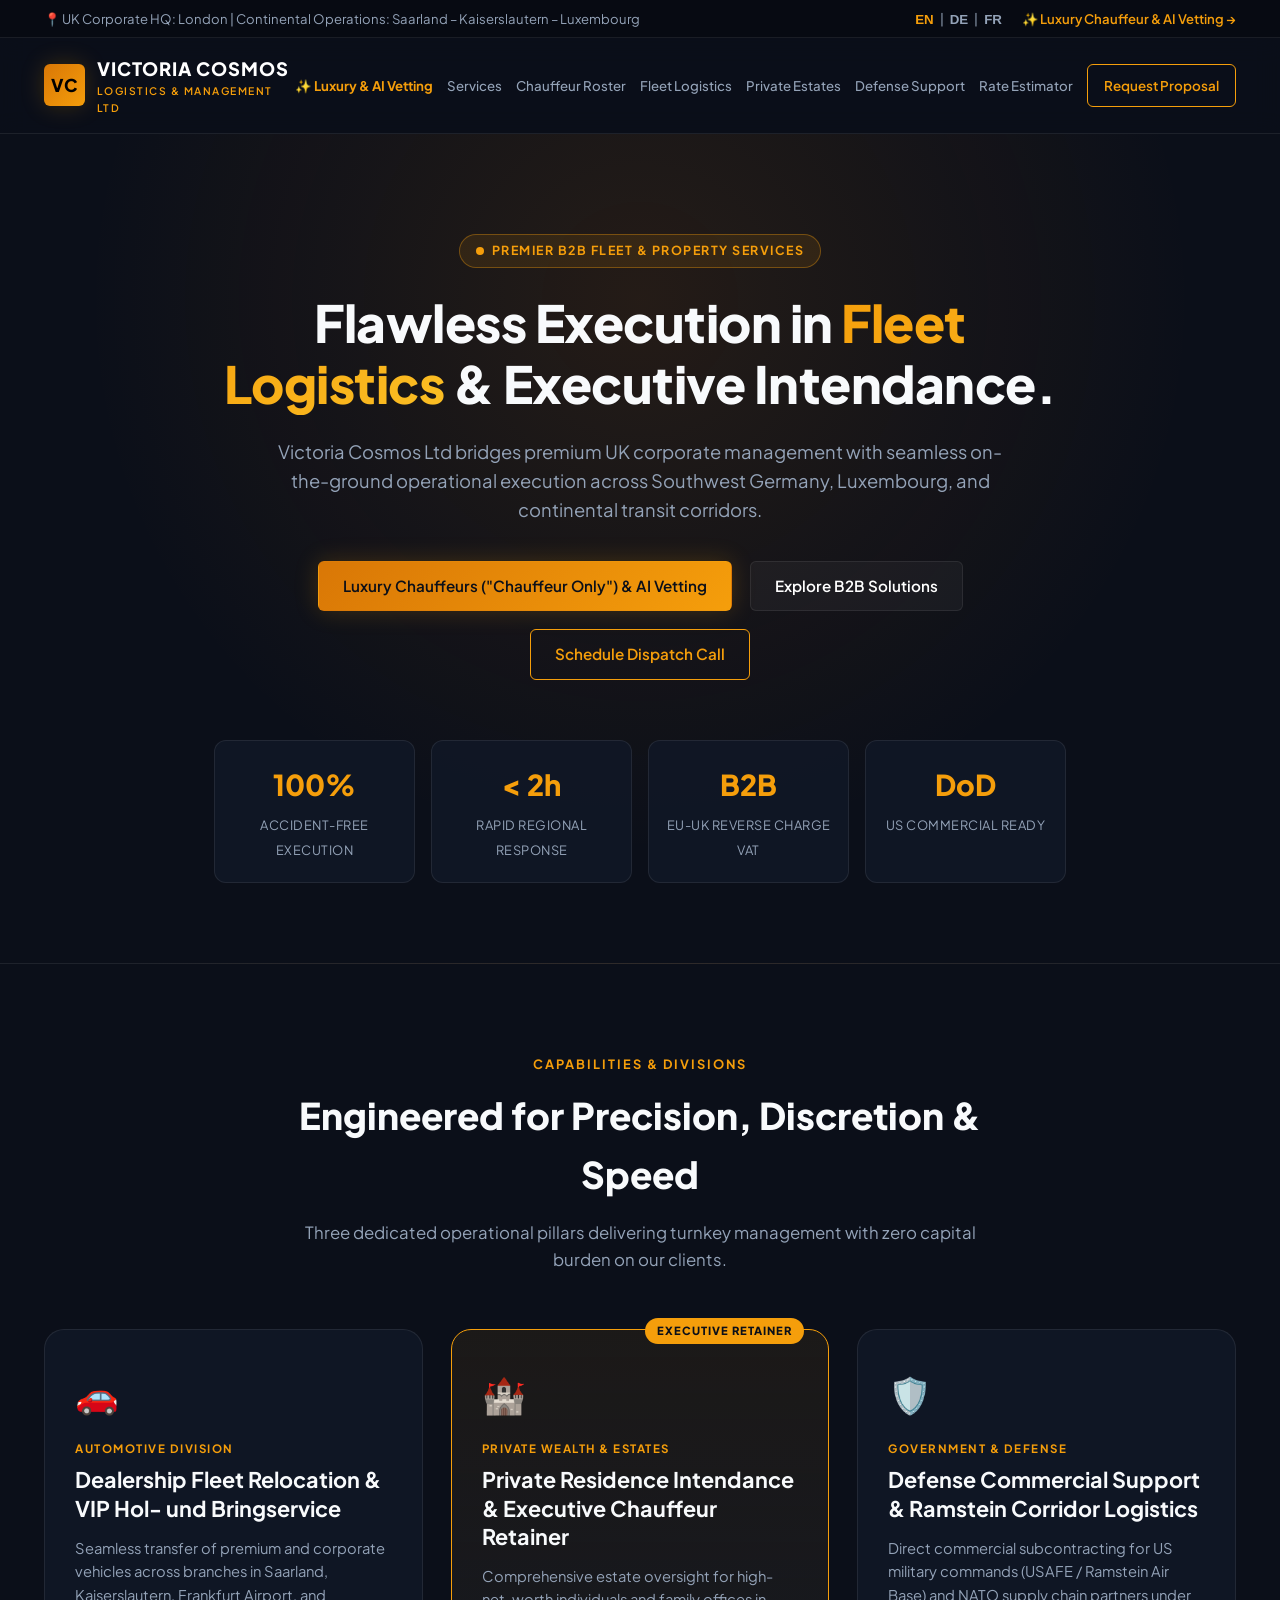
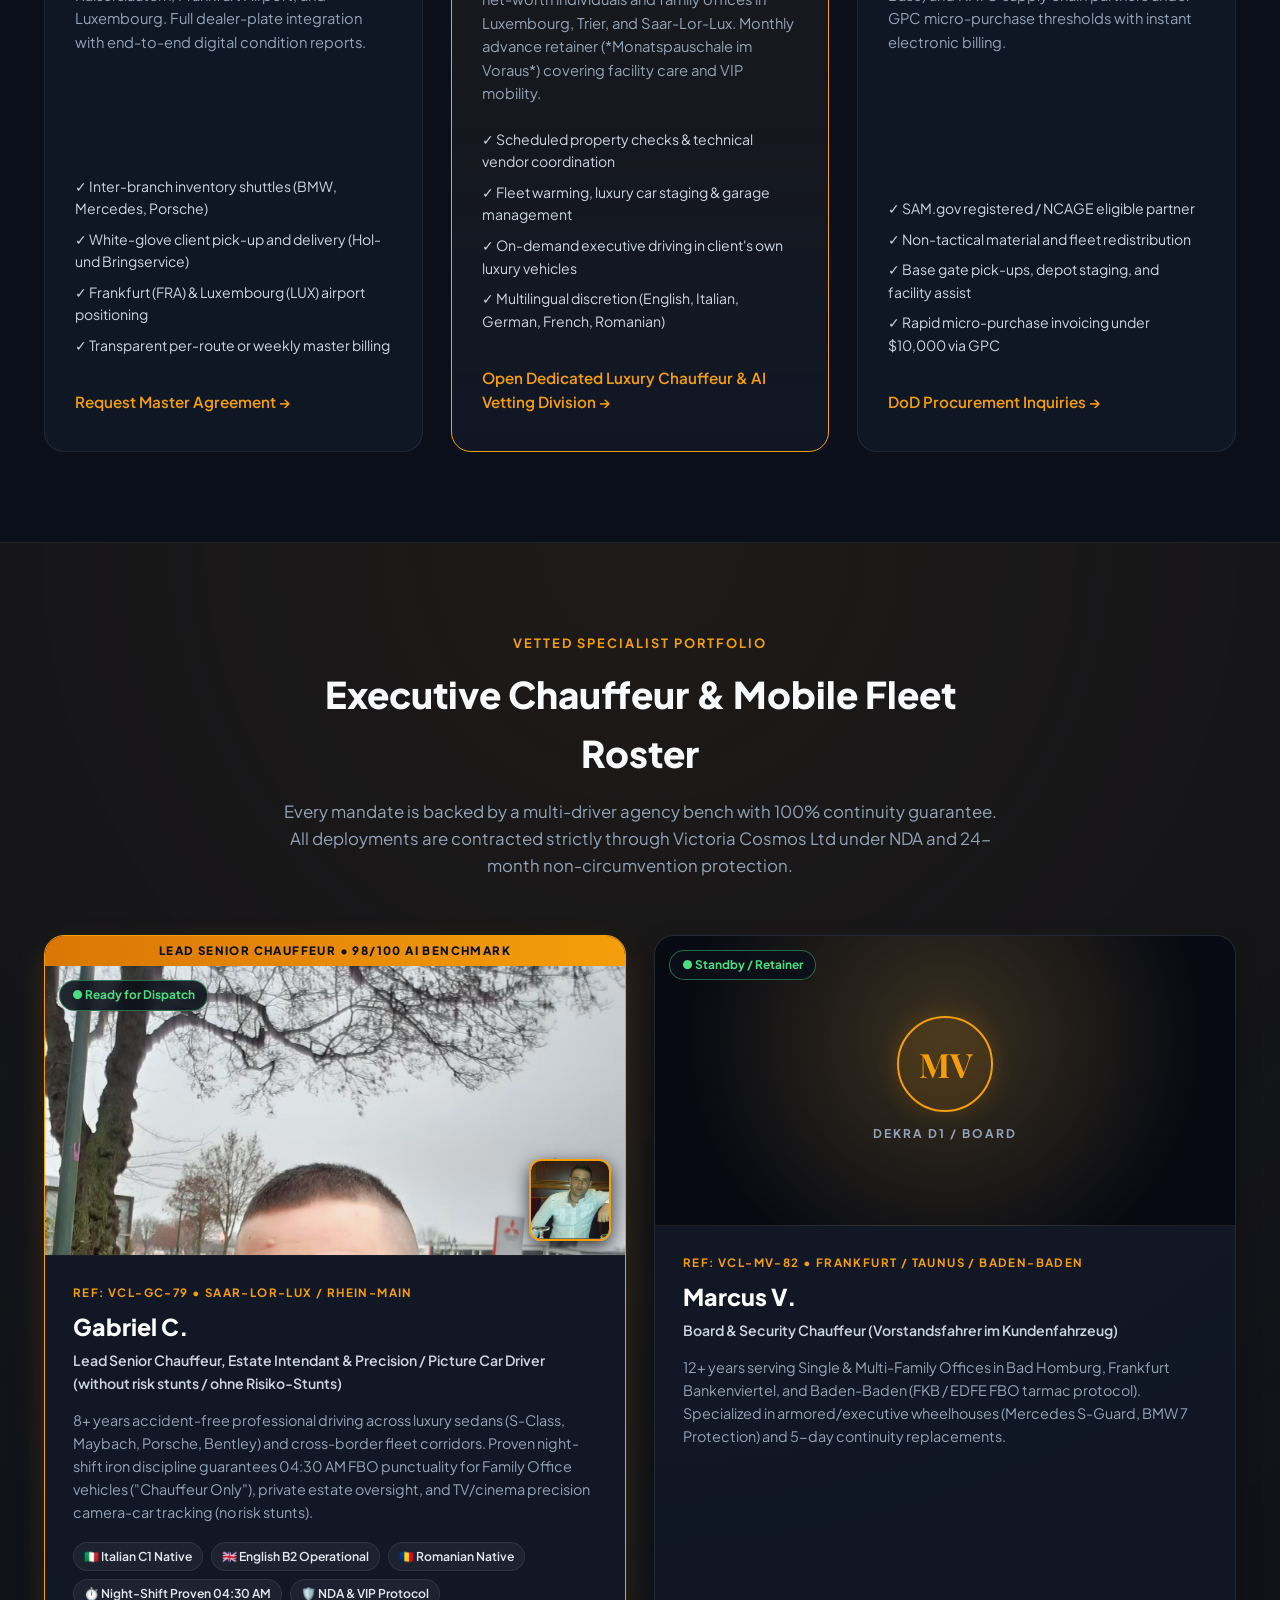
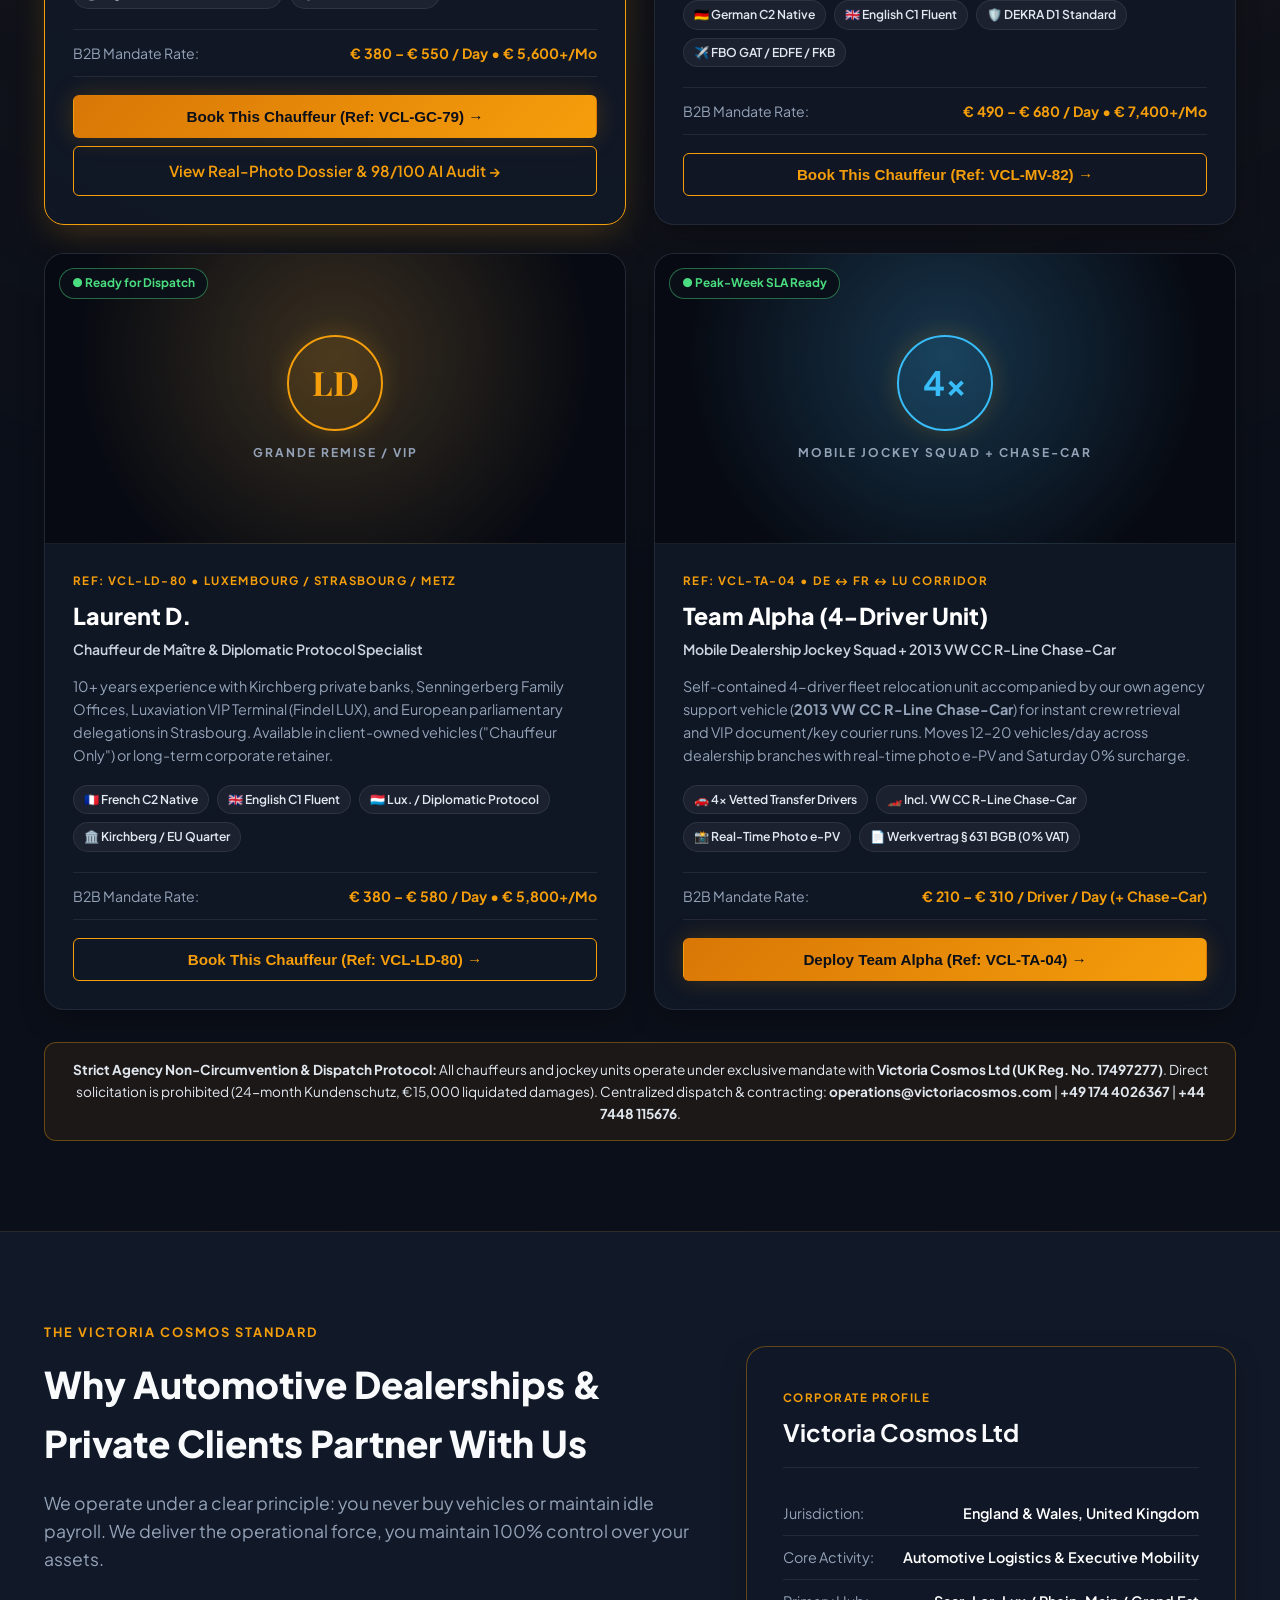
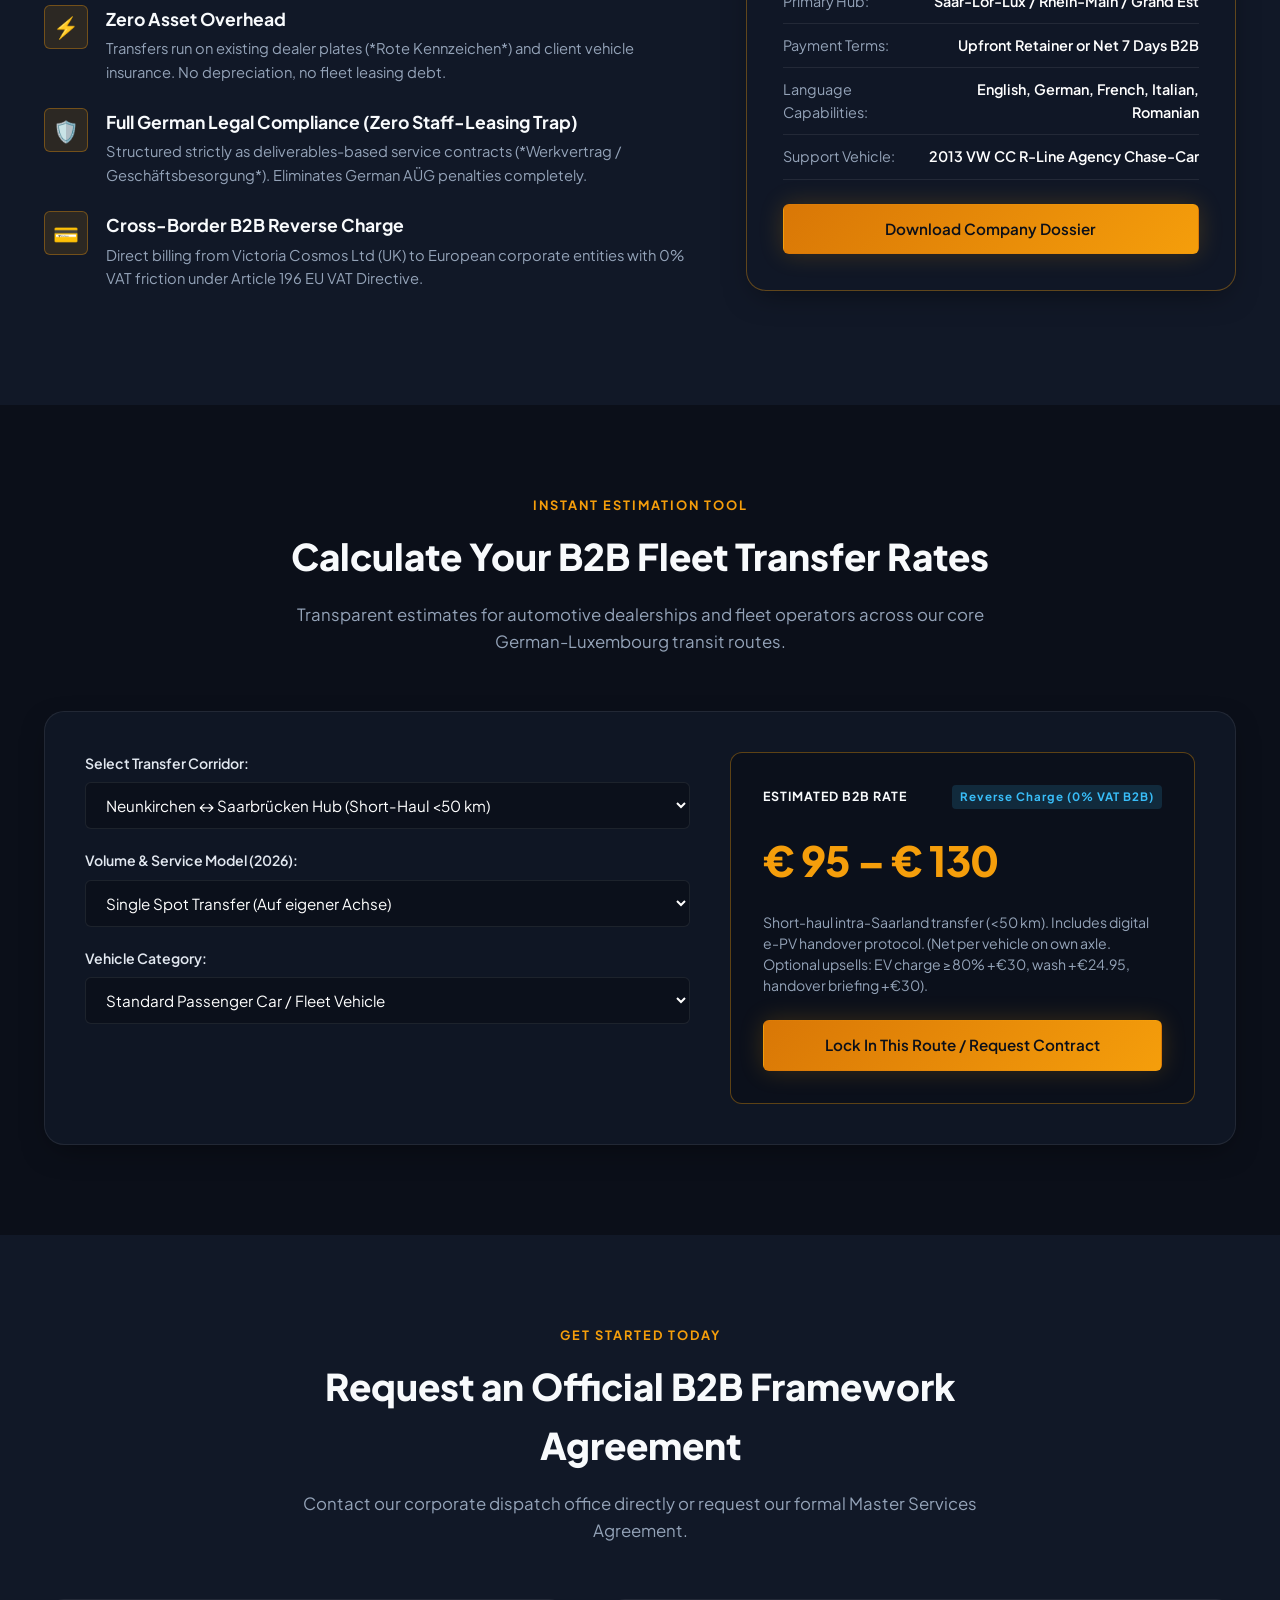
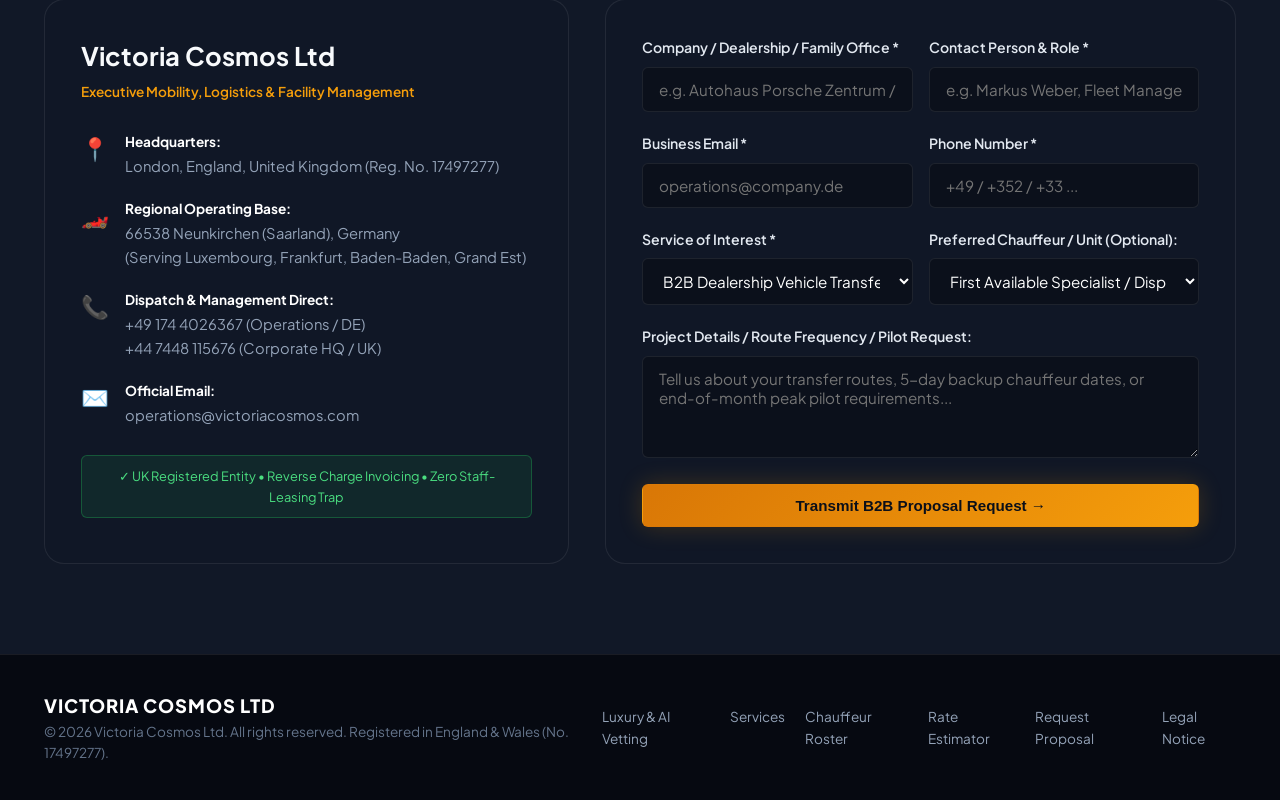
<file: index.html>
<!DOCTYPE html>
<html lang="en">
<head>
  <meta charset="UTF-8">
  <meta name="viewport" content="width=device-width, initial-scale=1.0">
  <link rel="icon" type="image/svg+xml" href="data:image/svg+xml,<svg xmlns='http://www.w3.org/2000/svg' viewBox='0 0 64 64'><rect width='64' height='64' rx='12' fill='%230b0f19'/><text x='50%25' y='54%25' dominant-baseline='middle' text-anchor='middle' font-family='Georgia,serif' font-weight='bold' font-size='32' fill='%23f59e0b'>VC</text></svg>">
  <title>Victoria Cosmos Ltd | Executive Chauffeurs, B2B Fleet Logistics &amp; Family Office Intendance (LU · DE · FR)</title>
  <meta name="description" content="Victoria Cosmos Ltd (UK Reg. No. 17497277) — Premier B2B Executive Chauffeur ('Chauffeur Only' in Client Vehicle), Dealership Fleet Relocation (Werkvertrag § 631 BGB, 0% VAT Reverse Charge), and Family Office Estate Intendance across Luxembourg, Frankfurt/Taunus, Baden-Baden, Saarland, and Grand Est (Strasbourg/Metz).">
  <meta name="keywords" content="Vorstandsfahrer auf Zeit Frankfurt, Chauffeur eigenes Fahrzeug mieten, location chauffeur de maître sans véhicule Luxembourg, Fahrzeugüberführung B2B Rahmenvertrag, prestataire jockeyage concession Grand Est, executive chauffeur in client vehicle Luxembourg, B2B fleet relocation contractor Germany Luxembourg, Family Office Chauffeur Bad Homburg, Victoria Cosmos Ltd">
  <meta name="robots" content="index, follow">
  <meta property="og:title" content="Victoria Cosmos Ltd | Executive Chauffeur Roster &amp; B2B Fleet Logistics (LU · DE · FR)">
  <meta property="og:description" content="Multi-driver executive chauffeur agency &amp; B2B fleet transfer contractor serving Luxembourg, Southwest Germany (Frankfurt, Baden-Baden, Mannheim, Saarland), and Grand Est (Strasbourg, Metz). Zero staff-leasing risk, 0% VAT Reverse Charge.">
  <meta property="og:type" content="website">
  <meta property="og:locale" content="en_GB">
  <meta property="og:locale:alternate" content="de_DE">
  <meta property="og:locale:alternate" content="fr_LU">
  <script type="application/ld+json">
  {
    "@context": "https://schema.org",
    "@type": "ProfessionalService",
    "name": "Victoria Cosmos Ltd",
    "legalName": "Victoria Cosmos Ltd",
    "taxID": "UK Company Reg. No. 17497277",
    "description": "Premier B2B provider of Executive Chauffeurs in client-owned vehicles (Vorstandsfahrer / Chauffeur de Maître), Dealership & Fleet Relocation on own axle (Werkvertrag § 631 BGB / Contrat d'entreprise), Private Estate Intendance, and Precision / Picture Car Drivers across Luxembourg, Southwest Germany, and Grand Est (France).",
    "telephone": "+49-174-4026367",
    "email": "operations@victoriacosmos.com",
    "address": [
      {
        "@type": "PostalAddress",
        "addressLocality": "London",
        "addressCountry": "GB"
      },
      {
        "@type": "PostalAddress",
        "postalCode": "66538",
        "addressLocality": "Neunkirchen",
        "addressRegion": "Saarland",
        "addressCountry": "DE"
      }
    ],
    "areaServed": [
      { "@type": "Country", "name": "Luxembourg" },
      { "@type": "AdministrativeArea", "name": "Saarland, Germany" },
      { "@type": "AdministrativeArea", "name": "Hesse (Frankfurt am Main / Bad Homburg), Germany" },
      { "@type": "AdministrativeArea", "name": "Baden-Württemberg (Mannheim / Baden-Baden), Germany" },
      { "@type": "AdministrativeArea", "name": "Rhineland-Palatinate (Kaiserslautern / Ramstein / Mainz / Trier), Germany" },
      { "@type": "AdministrativeArea", "name": "Grand Est (Strasbourg / Metz / Nancy), France" }
    ],
    "knowsLanguage": ["en", "de", "fr", "it", "ro"],
    "priceRange": "€€€"
  }
  </script>
  <link rel="preconnect" href="https://fonts.googleapis.com">
  <link rel="preconnect" href="https://fonts.gstatic.com" crossorigin>
  <link href="https://fonts.googleapis.com/css2?family=Plus+Jakarta+Sans:wght@300;400;500;600;700;800&family=Playfair+Display:ital,wght@0,600;0,700;1,600&display=swap" rel="stylesheet">
  <link rel="stylesheet" href="styles.css">
</head>
<body>

  <!-- TOP ANNOUNCEMENT BAR -->
  <div class="top-bar">
    <div class="container top-bar-content">
      <div class="top-info">
        <span data-i18n="top_info">📍 UK Corporate HQ: London | Continental Operations: Saarland – Kaiserslautern – Luxembourg</span>
      </div>
      <div class="top-actions">
        <span class="lang-switch">
          <button type="button" class="lang-btn active" data-lang="en">EN</button> | 
          <button type="button" class="lang-btn" data-lang="de">DE</button> | 
          <button type="button" class="lang-btn" data-lang="fr">FR</button>
        </span>
        <a href="luxury.html" class="top-link" data-i18n="top_lux_portal">✨ Luxury Chauffeur &amp; AI Vetting &rarr;</a>
      </div>
    </div>
  </div>

  <!-- NAVIGATION HEADER -->
  <header class="header" id="header">
    <div class="container nav-container">
      <a href="#" class="brand-logo">
        <span class="logo-mark">VC</span>
        <div class="logo-text">
          <span class="logo-title">VICTORIA COSMOS</span>
          <span class="logo-subtitle">LOGISTICS & MANAGEMENT LTD</span>
        </div>
      </a>

      <nav class="nav-menu" id="navMenu">
        <a href="luxury.html" class="nav-link nav-link-gold" data-i18n="nav_luxury">✨ Luxury &amp; AI Vetting</a>
        <a href="#services" class="nav-link" data-i18n="nav_services">Services</a>
        <a href="#roster" class="nav-link" data-i18n="nav_roster">Chauffeur Roster</a>
        <a href="#automotive" class="nav-link" data-i18n="nav_auto">Fleet Logistics</a>
        <a href="#estates" class="nav-link" data-i18n="nav_estates">Private Estates</a>
        <a href="#defense" class="nav-link" data-i18n="nav_defense">Defense Support</a>
        <a href="#calculator" class="nav-link" data-i18n="nav_calc">Rate Estimator</a>
        <a href="#contact" class="btn btn-outline-gold" data-i18n="nav_contact">Request Proposal</a>
      </nav>

      <button class="mobile-toggle" id="mobileToggle" aria-label="Toggle Navigation">
        <span></span><span></span><span></span>
      </button>
    </div>
  </header>

  <!-- HERO SECTION -->
  <section class="hero">
    <div class="hero-overlay"></div>
    <div class="container hero-content">
      <div class="hero-badge">
        <span class="badge-dot"></span>
        <span data-i18n="hero_badge">PREMIER B2B FLEET & PROPERTY SERVICES</span>
      </div>
      <h1 class="hero-title" data-i18n="hero_title">
        Flawless Execution in <span class="highlight-gold">Fleet Logistics</span> & Executive Intendance.
      </h1>
      <p class="hero-desc" data-i18n="hero_desc">
        Victoria Cosmos Ltd bridges premium UK corporate management with seamless on-the-ground operational execution across Southwest Germany, Luxembourg, and continental transit corridors.
      </p>

      <div class="hero-cta-group">
        <a href="luxury.html" class="btn btn-gold" data-i18n="hero_cta_lux">Luxury Chauffeurs ("Chauffeur Only") &amp; AI Vetting</a>
        <a href="#calculator" class="btn btn-glass" data-i18n="hero_cta1">Explore B2B Solutions</a>
        <a href="#contact" class="btn btn-outline-gold" data-i18n="hero_cta2">Schedule Dispatch Call</a>
      </div>

      <div class="hero-stats">
        <div class="stat-card">
          <span class="stat-val">100%</span>
          <span class="stat-lbl" data-i18n="stat_zero">Accident-Free Execution</span>
        </div>
        <div class="stat-card">
          <span class="stat-val">&lt; 2h</span>
          <span class="stat-lbl" data-i18n="stat_response">Rapid Regional Response</span>
        </div>
        <div class="stat-card">
          <span class="stat-val">B2B</span>
          <span class="stat-lbl" data-i18n="stat_reverse">EU-UK Reverse Charge VAT</span>
        </div>
        <div class="stat-card">
          <span class="stat-val">DoD</span>
          <span class="stat-lbl" data-i18n="stat_dod">US Commercial Ready</span>
        </div>
      </div>
    </div>
  </section>

  <!-- CORE SERVICES PILLARS -->
  <section class="section" id="services">
    <div class="container">
      <div class="section-header">
        <span class="section-tag" data-i18n="pillars_tag">CAPABILITIES & DIVISIONS</span>
        <h2 class="section-title" data-i18n="pillars_title">Engineered for Precision, Discretion & Speed</h2>
        <p class="section-subtitle" data-i18n="pillars_subtitle">Three dedicated operational pillars delivering turnkey management with zero capital burden on our clients.</p>
      </div>

      <div class="services-grid">
        <!-- Pillar 1: Fleet Transfers -->
        <div class="service-card" id="automotive">
          <div class="card-icon">🚗</div>
          <span class="service-cat" data-i18n="p1_cat">AUTOMOTIVE DIVISION</span>
          <h3 class="service-title" data-i18n="p1_title">Dealership Fleet Relocation & VIP Hol- und Bringservice</h3>
          <p class="service-text" data-i18n="p1_desc">
            Seamless transfer of premium and corporate vehicles across branches in Saarland, Kaiserslautern, Frankfurt Airport, and Luxembourg. Full dealer-plate integration with end-to-end digital condition reports.
          </p>
          <ul class="service-features">
            <li data-i18n="p1_f1">✓ Inter-branch inventory shuttles (BMW, Mercedes, Porsche)</li>
            <li data-i18n="p1_f2">✓ White-glove client pick-up and delivery (Hol- und Bringservice)</li>
            <li data-i18n="p1_f3">✓ Frankfurt (FRA) &amp; Luxembourg (LUX) airport positioning</li>
            <li data-i18n="p1_f4">✓ Transparent per-route or weekly master billing</li>
          </ul>
          <a href="#contact" class="card-link" data-i18n="card_cta">Request Master Agreement &rarr;</a>
        </div>

        <!-- Pillar 2: Private Estates -->
        <div class="service-card featured" id="estates">
          <div class="card-badge" data-i18n="badge_exclusive">EXECUTIVE RETAINER</div>
          <div class="card-icon">🏰</div>
          <span class="service-cat" data-i18n="p2_cat">PRIVATE WEALTH & ESTATES</span>
          <h3 class="service-title" data-i18n="p2_title">Private Residence Intendance & Executive Chauffeur Retainer</h3>
          <p class="service-text" data-i18n="p2_desc">
            Comprehensive estate oversight for high-net-worth individuals and family offices in Luxembourg, Trier, and Saar-Lor-Lux. Monthly advance retainer (*Monatspauschale im Voraus*) covering facility care and VIP mobility.
          </p>
          <ul class="service-features">
            <li data-i18n="p2_f1">✓ Scheduled property checks &amp; technical vendor coordination</li>
            <li data-i18n="p2_f2">✓ Fleet warming, luxury car staging &amp; garage management</li>
            <li data-i18n="p2_f3">✓ On-demand executive driving in client's own luxury vehicles</li>
            <li data-i18n="p2_f4">✓ Multilingual discretion (English, Italian, German, French, Romanian)</li>
          </ul>
          <a href="luxury.html" class="card-link" data-i18n="card_cta_est">Open Dedicated Luxury Chauffeur &amp; AI Vetting Division &rarr;</a>
        </div>

        <!-- Pillar 3: Defense & Commercial -->
        <div class="service-card" id="defense">
          <div class="card-icon">🛡️</div>
          <span class="service-cat" data-i18n="p3_cat">GOVERNMENT & DEFENSE</span>
          <h3 class="service-title" data-i18n="p3_title">Defense Commercial Support & Ramstein Corridor Logistics</h3>
          <p class="service-text" data-i18n="p3_desc">
            Direct commercial subcontracting for US military commands (USAFE / Ramstein Air Base) and NATO supply chain partners under GPC micro-purchase thresholds with instant electronic billing.
          </p>
          <ul class="service-features">
            <li data-i18n="p3_f1">✓ SAM.gov registered / NCAGE eligible partner</li>
            <li data-i18n="p3_f2">✓ Non-tactical material and fleet redistribution</li>
            <li data-i18n="p3_f3">✓ Base gate pick-ups, depot staging, and facility assist</li>
            <li data-i18n="p3_f4">✓ Rapid micro-purchase invoicing under $10,000 via GPC</li>
          </ul>
          <a href="#contact" class="card-link" data-i18n="card_cta_def">DoD Procurement Inquiries &rarr;</a>
        </div>
      </div>
    </div>
  </section>

  <!-- SPECIALIST CHAUFFEUR & FLEET ROSTER SECTION (#roster) -->
  <section class="section section-roster" id="roster">
    <div class="container">
      <div class="section-header">
        <span class="section-tag" data-i18n="roster_tag">VETTED SPECIALIST PORTFOLIO</span>
        <h2 class="section-title" data-i18n="roster_title">Executive Chauffeur &amp; Mobile Fleet Roster</h2>
        <p class="section-subtitle" data-i18n="roster_subtitle">
          Every mandate is backed by a multi-driver agency bench with 100% continuity guarantee. All deployments are contracted strictly through Victoria Cosmos Ltd under NDA and 24-month non-circumvention protection.
        </p>
      </div>

      <div class="roster-grid">
        <!-- Profile 1: Gabriel C. (Lead Senior Chauffeur & Precision Driver) -->
        <div class="roster-card featured-roster">
          <div class="roster-badge-top" data-i18n="r1_badge">LEAD SENIOR CHAUFFEUR &bull; 98/100 AI BENCHMARK</div>
          <div class="roster-media">
            <img src="assets/04_FB_IMG_1790458378164.jpg" alt="Gabriel C. — Lead Senior Chauffeur (Ref: VCL-GC-79)" class="roster-photo-main">
            <img src="assets/16_gabriel_white_shirt.jpg" alt="Gabriel C. — Formal White Shirt Business Portrait" class="roster-photo-inset" title="Gabriel C. (Ref: VCL-GC-79) — Genuine Real Photograph">
            <span class="roster-status-pill" data-i18n="status_ready">● Ready for Dispatch</span>
          </div>
          <div class="roster-body">
            <div class="roster-ref">REF: VCL-GC-79 &bull; SAAR-LOR-LUX / RHEIN-MAIN</div>
            <h3 class="roster-name" data-i18n="r1_name">Gabriel C.</h3>
            <p class="roster-role" data-i18n="r1_role">Lead Senior Chauffeur, Estate Intendant &amp; Precision / Picture Car Driver (without risk stunts / ohne Risiko-Stunts)</p>
            <p class="roster-bio" data-i18n="r1_bio">
              8+ years accident-free professional driving across luxury sedans (S-Class, Maybach, Porsche, Bentley) and cross-border fleet corridors. Proven night-shift iron discipline guarantees 04:30 AM FBO punctuality for Family Office vehicles ("Chauffeur Only"), private estate oversight, and TV/cinema precision camera-car tracking (no risk stunts).
            </p>
            <div class="roster-tags">
              <span class="r-tag" data-i18n="r1_t1">🇮🇹 Italian C1 Native</span>
              <span class="r-tag" data-i18n="r1_t2">🇬🇧 English B2 Operational</span>
              <span class="r-tag" data-i18n="r1_t3">🇷🇴 Romanian Native</span>
              <span class="r-tag" data-i18n="r1_t4">⏱️ Night-Shift Proven 04:30 AM</span>
              <span class="r-tag" data-i18n="r1_t5">🛡️ NDA &amp; VIP Protocol</span>
            </div>
            <div class="roster-rate-row">
              <span class="r-rate-lbl" data-i18n="r_rate_lbl">B2B Mandate Rate:</span>
              <span class="r-rate-val" data-i18n="r1_rate">€ 380 – € 550 / Day &bull; € 5,600+/Mo</span>
            </div>
            <div class="roster-cta-stack">
              <button type="button" class="btn btn-gold btn-block" onclick="selectRosterUnit('VCL-GC-79', 'Gabriel C. — Lead Senior Chauffeur & Precision Driver (Ref: VCL-GC-79)', 'estate')" data-i18n="r1_btn">
                Book This Chauffeur (Ref: VCL-GC-79) &rarr;
              </button>
              <a href="luxury.html#flagship-profile" class="btn btn-outline-gold btn-block" style="margin-top:8px;" data-i18n="r1_btn_profile">
                View Real-Photo Dossier &amp; 98/100 AI Audit &rarr;
              </a>
            </div>
          </div>
        </div>

        <!-- Profile 2: Marcus V. (Board & Security Chauffeur DE/EN) -->
        <div class="roster-card">
          <div class="roster-media roster-monogram-bg">
            <div class="monogram-circle">MV</div>
            <div class="monogram-meta">DEKRA D1 / BOARD</div>
            <span class="roster-status-pill" data-i18n="status_standby">● Standby / Retainer</span>
          </div>
          <div class="roster-body">
            <div class="roster-ref">REF: VCL-MV-82 &bull; FRANKFURT / TAUNUS / BADEN-BADEN</div>
            <h3 class="roster-name" data-i18n="r2_name">Marcus V.</h3>
            <p class="roster-role" data-i18n="r2_role">Board &amp; Security Chauffeur (Vorstandsfahrer im Kundenfahrzeug)</p>
            <p class="roster-bio" data-i18n="r2_bio">
              12+ years serving Single &amp; Multi-Family Offices in Bad Homburg, Frankfurt Bankenviertel, and Baden-Baden (FKB / EDFE FBO tarmac protocol). Specialized in armored/executive wheelhouses (Mercedes S-Guard, BMW 7 Protection) and 5-day continuity replacements.
            </p>
            <div class="roster-tags">
              <span class="r-tag" data-i18n="r2_t1">🇩🇪 German C2 Native</span>
              <span class="r-tag" data-i18n="r2_t2">🇬🇧 English C1 Fluent</span>
              <span class="r-tag" data-i18n="r2_t3">🛡️ DEKRA D1 Standard</span>
              <span class="r-tag" data-i18n="r2_t4">✈️ FBO GAT / EDFE / FKB</span>
            </div>
            <div class="roster-rate-row">
              <span class="r-rate-lbl" data-i18n="r_rate_lbl">B2B Mandate Rate:</span>
              <span class="r-rate-val" data-i18n="r2_rate">€ 490 – € 680 / Day &bull; € 7,400+/Mo</span>
            </div>
            <button type="button" class="btn btn-outline-gold btn-block" onclick="selectRosterUnit('VCL-MV-82', 'Marcus V. — DE/EN Board & Security Chauffeur (Ref: VCL-MV-82)', 'estate')" data-i18n="r2_btn">
              Book This Chauffeur (Ref: VCL-MV-82) &rarr;
            </button>
          </div>
        </div>

        <!-- Profile 3: Laurent D. (Chauffeur de Maître FR/EN/LU) -->
        <div class="roster-card">
          <div class="roster-media roster-monogram-bg">
            <div class="monogram-circle">LD</div>
            <div class="monogram-meta">GRANDE REMISE / VIP</div>
            <span class="roster-status-pill" data-i18n="status_ready">● Ready for Dispatch</span>
          </div>
          <div class="roster-body">
            <div class="roster-ref">REF: VCL-LD-80 &bull; LUXEMBOURG / STRASBOURG / METZ</div>
            <h3 class="roster-name" data-i18n="r3_name">Laurent D.</h3>
            <p class="roster-role" data-i18n="r3_role">Chauffeur de Maître &amp; Diplomatic Protocol Specialist</p>
            <p class="roster-bio" data-i18n="r3_bio">
              10+ years experience with Kirchberg private banks, Senningerberg Family Offices, Luxaviation VIP Terminal (Findel LUX), and European parliamentary delegations in Strasbourg. Available in client-owned vehicles ("Chauffeur Only") or long-term corporate retainer.
            </p>
            <div class="roster-tags">
              <span class="r-tag" data-i18n="r3_t1">🇫🇷 French C2 Native</span>
              <span class="r-tag" data-i18n="r3_t2">🇬🇧 English C1 Fluent</span>
              <span class="r-tag" data-i18n="r3_t3">🇱🇺 Lux. / Diplomatic Protocol</span>
              <span class="r-tag" data-i18n="r3_t4">🏛️ Kirchberg / EU Quarter</span>
            </div>
            <div class="roster-rate-row">
              <span class="r-rate-lbl" data-i18n="r_rate_lbl">B2B Mandate Rate:</span>
              <span class="r-rate-val" data-i18n="r3_rate">€ 380 – € 580 / Day &bull; € 5,800+/Mo</span>
            </div>
            <button type="button" class="btn btn-outline-gold btn-block" onclick="selectRosterUnit('VCL-LD-80', 'Laurent D. — FR/EN/LU Chauffeur de Maître (Ref: VCL-LD-80)', 'estate')" data-i18n="r3_btn">
              Book This Chauffeur (Ref: VCL-LD-80) &rarr;
            </button>
          </div>
        </div>

        <!-- Profile 4: Team Alpha (4-Driver Mobile Jockey Unit + VW CC R-Line Chase-Car) -->
        <div class="roster-card">
          <div class="roster-media roster-monogram-bg team-alpha-bg">
            <div class="monogram-circle team-circle">4×</div>
            <div class="monogram-meta">MOBILE JOCKEY SQUAD + CHASE-CAR</div>
            <span class="roster-status-pill" data-i18n="status_ready">● Peak-Week SLA Ready</span>
          </div>
          <div class="roster-body">
            <div class="roster-ref">REF: VCL-TA-04 &bull; DE &leftrightarrow; FR &leftrightarrow; LU CORRIDOR</div>
            <h3 class="roster-name" data-i18n="r4_name">Team Alpha (4-Driver Unit)</h3>
            <p class="roster-role" data-i18n="r4_role">Mobile Dealership Jockey Squad + 2013 VW CC R-Line Chase-Car</p>
            <p class="roster-bio" data-i18n="r4_bio">
              Self-contained 4-driver fleet relocation unit accompanied by our own agency support vehicle (<strong>2013 VW CC R-Line Chase-Car</strong>) for instant crew retrieval and VIP document/key courier runs. Moves 12–20 vehicles/day across dealership branches with real-time photo e-PV and Saturday 0% surcharge.
            </p>
            <div class="roster-tags">
              <span class="r-tag" data-i18n="r4_t1">🚗 4× Vetted Transfer Drivers</span>
              <span class="r-tag" data-i18n="r4_t2">🏎️ Incl. VW CC R-Line Chase-Car</span>
              <span class="r-tag" data-i18n="r4_t3">📸 Real-Time Photo e-PV</span>
              <span class="r-tag" data-i18n="r4_t4">📄 Werkvertrag § 631 BGB (0% VAT)</span>
            </div>
            <div class="roster-rate-row">
              <span class="r-rate-lbl" data-i18n="r_rate_lbl">B2B Mandate Rate:</span>
              <span class="r-rate-val" data-i18n="r4_rate">€ 210 – € 310 / Driver / Day (+ Chase-Car)</span>
            </div>
            <button type="button" class="btn btn-gold btn-block" onclick="selectRosterUnit('VCL-TA-04', 'Team Alpha — 4-Driver Mobile Jockey Unit + 2013 VW CC R-Line Chase-Car (Ref: VCL-TA-04)', 'auto')" data-i18n="r4_btn">
              Deploy Team Alpha (Ref: VCL-TA-04) &rarr;
            </button>
          </div>
        </div>
      </div>

      <div class="roster-compliance-note" data-i18n="roster_legal_note">
        <strong>Strict Agency Non-Circumvention &amp; Dispatch Protocol:</strong> All chauffeurs and jockey units operate under exclusive mandate with <strong>Victoria Cosmos Ltd (UK Reg. No. 17497277)</strong>. Direct solicitation is prohibited (24-month Kundenschutz, €15,000 liquidated damages). Centralized dispatch &amp; contracting: <strong>operations@victoriacosmos.com</strong> | <strong>+49 174 4026367</strong> | <strong>+44 7448 115676</strong>.
      </div>
    </div>
  </section>

  <!-- THE ZERO-CAPITAL B2B ADVANTAGE -->
  <section class="section section-dark" id="about">
    <div class="container">
      <div class="row align-center">
        <div class="col-text">
          <span class="section-tag" data-i18n="adv_tag">THE VICTORIA COSMOS STANDARD</span>
          <h2 class="section-title" data-i18n="adv_title">Why Automotive Dealerships & Private Clients Partner With Us</h2>
          <p class="lead-text" data-i18n="adv_lead">
            We operate under a clear principle: you never buy vehicles or maintain idle payroll. We deliver the operational force, you maintain 100% control over your assets.
          </p>

          <div class="benefit-item">
            <div class="benefit-icon">⚡</div>
            <div>
              <h4 data-i18n="b1_title">Zero Asset Overhead</h4>
              <p data-i18n="b1_desc">Transfers run on existing dealer plates (*Rote Kennzeichen*) and client vehicle insurance. No depreciation, no fleet leasing debt.</p>
            </div>
          </div>

          <div class="benefit-item">
            <div class="benefit-icon">🛡️</div>
            <div>
              <h4 data-i18n="b2_title">Full German Legal Compliance (Zero Staff-Leasing Trap)</h4>
              <p data-i18n="b2_desc">Structured strictly as deliverables-based service contracts (*Werkvertrag / Geschäftsbesorgung*). Eliminates German AÜG penalties completely.</p>
            </div>
          </div>

          <div class="benefit-item">
            <div class="benefit-icon">💳</div>
            <div>
              <h4 data-i18n="b3_title">Cross-Border B2B Reverse Charge</h4>
              <p data-i18n="b3_desc">Direct billing from Victoria Cosmos Ltd (UK) to European corporate entities with 0% VAT friction under Article 196 EU VAT Directive.</p>
            </div>
          </div>
        </div>

        <div class="col-card">
          <div class="credential-box">
            <div class="cred-header">
              <span class="cred-badge" data-i18n="cred_badge">CORPORATE PROFILE</span>
              <h3>Victoria Cosmos Ltd</h3>
            </div>
            <div class="cred-body">
              <div class="cred-row">
                <span class="label" data-i18n="cred_l1">Jurisdiction:</span>
                <span class="val" data-i18n="cred_v1">England &amp; Wales, United Kingdom</span>
              </div>
              <div class="cred-row">
                <span class="label" data-i18n="cred_l2">Core Activity:</span>
                <span class="val" data-i18n="cred_v2">Automotive Logistics &amp; Executive Mobility</span>
              </div>
              <div class="cred-row">
                <span class="label" data-i18n="cred_l3">Primary Hub:</span>
                <span class="val" data-i18n="cred_v3">Saar-Lor-Lux / Rhein-Main / Grand Est</span>
              </div>
              <div class="cred-row">
                <span class="label" data-i18n="cred_l4">Payment Terms:</span>
                <span class="val" data-i18n="cred_v4">Upfront Retainer or Net 7 Days B2B</span>
              </div>
              <div class="cred-row">
                <span class="label" data-i18n="cred_l5">Language Capabilities:</span>
                <span class="val" data-i18n="cred_v5">English, German, French, Italian, Romanian</span>
              </div>
              <div class="cred-row">
                <span class="label" data-i18n="cred_l6">Support Vehicle:</span>
                <span class="val" data-i18n="cred_v6">2013 VW CC R-Line Agency Chase-Car</span>
              </div>
            </div>
            <div class="cred-footer">
              <a href="Victoria_Cosmos_B2B_Dossier_DE_EN.pdf" download="Victoria_Cosmos_B2B_Dossier_DE_EN.pdf" class="btn btn-gold btn-block" data-i18n="cred_btn">Download Company Dossier</a>
            </div>
          </div>
        </div>
      </div>
    </div>
  </section>

  <!-- INTERACTIVE B2B RATE ESTIMATOR -->
  <section class="section" id="calculator">
    <div class="container">
      <div class="section-header">
        <span class="section-tag" data-i18n="calc_tag">INSTANT ESTIMATION TOOL</span>
        <h2 class="section-title" data-i18n="calc_title">Calculate Your B2B Fleet Transfer Rates</h2>
        <p class="section-subtitle" data-i18n="calc_subtitle">Transparent estimates for automotive dealerships and fleet operators across our core German-Luxembourg transit routes.</p>
      </div>

      <div class="calculator-card">
        <div class="calc-form">
          <div class="form-group">
            <label for="routeSelect" data-i18n="calc_lbl_route">Select Transfer Corridor:</label>
            <select id="routeSelect" class="form-control">
              <option value="local" data-i18n="opt_rt_local">Neunkirchen ↔ Saarbrücken Hub (Short-Haul &lt;50 km)</option>
              <option value="homburg" data-i18n="opt_rt_homburg">Neunkirchen ↔ Homburg / Zweibrücken (&lt;30 km)</option>
              <option value="ramstein" data-i18n="opt_rt_ramstein">Saarland ↔ Kaiserslautern / Ramstein Area (~45 km)</option>
              <option value="trier" data-i18n="opt_rt_trier">Saarland ↔ Trier / Mosel Corridor (~85 km)</option>
              <option value="metz" data-i18n="opt_rt_metz">Saarland ↔ Metz / Strasbourg (Grand Est FR, 75–125 km)</option>
              <option value="lux" data-i18n="opt_rt_lux">Saarland ↔ Luxembourg City / Findel Airport (~115 km)</option>
              <option value="frankfurt" data-i18n="opt_rt_fra">Saarland Corridor ↔ Frankfurt Airport FRA (~140 km)</option>
              <option value="custom" data-i18n="opt_rt_custom">Long-Distance / Multi-Stop Transfer (200–500+ km)</option>
            </select>
          </div>

          <div class="form-group">
            <label for="frequencySelect" data-i18n="calc_lbl_freq">Volume &amp; Service Model (2026):</label>
            <select id="frequencySelect" class="form-control">
              <option value="single" data-i18n="opt_frq_single">Single Spot Transfer (Auf eigener Achse)</option>
              <option value="weekly_5" data-i18n="opt_frq_vol">Rahmenvertrag Volume (≥20 cars/month or Batch ≥3/day)</option>
              <option value="jockey_day" data-i18n="opt_frq_jockey">Dedicated Jockey / Shuttle SLA (8h–9h Full Day)</option>
              <option value="chauffeur_day" data-i18n="opt_frq_chauf">Executive "Chauffeur Only" in Client Vehicle (10h Day)</option>
              <option value="retainer" data-i18n="opt_frq_ret">Full Monthly Retainer (Dedicated Fleet / Executive SLA)</option>
            </select>
          </div>

          <div class="form-group">
            <label for="vehicleType" data-i18n="calc_lbl_veh">Vehicle Category:</label>
            <select id="vehicleType" class="form-control">
              <option value="standard" data-i18n="opt_veh_std">Standard Passenger Car / Fleet Vehicle</option>
              <option value="executive" data-i18n="opt_veh_exec">Premium / Executive (BMW 7, Mercedes S, Audi A8)</option>
              <option value="exotic" data-i18n="opt_veh_exo">Luxury Supercar / Exotic (Porsche, Bentley, AMG)</option>
              <option value="van" data-i18n="opt_veh_van">Commercial Transporter (Sprinter / Minibus &lt; 3.5t)</option>
            </select>
          </div>
        </div>

        <div class="calc-result-box">
          <div class="result-header">
            <span data-i18n="calc_res_title">ESTIMATED B2B RATE</span>
            <span class="vat-badge" data-i18n="calc_vat_badge">Reverse Charge (0% VAT B2B)</span>
          </div>
          <div class="result-price" id="resultPrice">€ 140 – € 180</div>
          <div class="result-notes" id="resultNotes">
            Per transfer on own axle. Includes digital inspection report, unfallfrei pro driver, and prompt handover. Fuel & trade plates provided by client.
          </div>
          <div class="result-actions">
            <a href="#contact" class="btn btn-gold btn-block" data-i18n="calc_cta_btn">Lock In This Route / Request Contract</a>
          </div>
        </div>
      </div>
    </div>
  </section>

  <!-- CONTACT & B2B PROPOSAL FORM -->
  <section class="section section-dark" id="contact">
    <div class="container">
      <div class="section-header">
        <span class="section-tag" data-i18n="contact_tag">GET STARTED TODAY</span>
        <h2 class="section-title" data-i18n="contact_title">Request an Official B2B Framework Agreement</h2>
        <p class="section-subtitle" data-i18n="contact_subtitle">Contact our corporate dispatch office directly or request our formal Master Services Agreement.</p>
      </div>

      <div class="contact-grid">
        <div class="contact-info-card">
          <h3>Victoria Cosmos Ltd</h3>
          <p class="company-desc" data-i18n="ci_desc">Executive Mobility, Logistics &amp; Facility Management</p>

          <div class="info-line">
            <span class="info-icon">📍</span>
            <div>
              <strong data-i18n="ci_hq_lbl">Headquarters:</strong>
              <p data-i18n="ci_hq_val">London, England, United Kingdom (Reg. No. 17497277)</p>
            </div>
          </div>

          <div class="info-line">
            <span class="info-icon">🏎️</span>
            <div>
              <strong data-i18n="ci_base_lbl">Regional Operating Base:</strong>
              <p data-i18n="ci_base_val">66538 Neunkirchen (Saarland), Germany<br>(Serving Luxembourg, Frankfurt, Baden-Baden, Grand Est)</p>
            </div>
          </div>

          <div class="info-line">
            <span class="info-icon">📞</span>
            <div>
              <strong data-i18n="ci_tel_lbl">Dispatch &amp; Management Direct:</strong>
              <p data-i18n="ci_tel_val">+49 174 4026367 (Operations / DE)<br>+44 7448 115676 (Corporate HQ / UK)</p>
            </div>
          </div>

          <div class="info-line">
            <span class="info-icon">✉️</span>
            <div>
              <strong data-i18n="ci_mail_lbl">Official Email:</strong>
              <p>operations@victoriacosmos.com</p>
            </div>
          </div>

          <div class="compliance-badge" data-i18n="ci_badge">
            ✓ UK Registered Entity &bull; Reverse Charge Invoicing &bull; Zero Staff-Leasing Trap
          </div>
        </div>

        <div class="contact-form-card">
          <form id="proposalForm" onsubmit="event.preventDefault(); handleFormSubmit();">
            <div class="form-row">
              <div class="form-group col-half">
                <label for="compName" data-i18n="form_lbl_comp">Company / Dealership / Family Office *</label>
                <input type="text" id="compName" class="form-control" data-i18n-placeholder="ph_comp" placeholder="e.g. Autohaus Porsche Zentrum / Family Office S.A." required>
              </div>
              <div class="form-group col-half">
                <label for="contactPerson" data-i18n="form_lbl_person">Contact Person &amp; Role *</label>
                <input type="text" id="contactPerson" class="form-control" data-i18n-placeholder="ph_person" placeholder="e.g. Markus Weber, Fleet Manager / Chief of Staff" required>
              </div>
            </div>

            <div class="form-row">
              <div class="form-group col-half">
                <label for="contactEmail" data-i18n="form_lbl_email">Business Email *</label>
                <input type="email" id="contactEmail" class="form-control" data-i18n-placeholder="ph_email" placeholder="operations@company.de" required>
              </div>
              <div class="form-group col-half">
                <label for="contactPhone" data-i18n="form_lbl_phone">Phone Number *</label>
                <input type="tel" id="contactPhone" class="form-control" data-i18n-placeholder="ph_phone" placeholder="+49 / +352 / +33 ..." required>
              </div>
            </div>

            <div class="form-row">
              <div class="form-group col-half">
                <label for="interestType" data-i18n="form_lbl_service">Service of Interest *</label>
                <select id="interestType" class="form-control">
                  <option value="auto" data-i18n="opt_srv_auto">B2B Dealership Vehicle Transfers &amp; Mobile Jockey Team</option>
                  <option value="estate" data-i18n="opt_srv_estate">Executive Chauffeur ("Chauffeur Only") &amp; Private Estate Retainer</option>
                  <option value="defense" data-i18n="opt_srv_def">Defense Support / Ramstein Logistics</option>
                  <option value="custom" data-i18n="opt_srv_custom">Picture Car Precision Driving (No Risk Stunts) / Custom B2B</option>
                </select>
              </div>
              <div class="form-group col-half">
                <label for="rosterUnitSelect" data-i18n="form_lbl_roster">Preferred Chauffeur / Unit (Optional):</label>
                <select id="rosterUnitSelect" class="form-control">
                  <option value="any" data-i18n="opt_unit_any">First Available Specialist / Dispatch Allocation</option>
                  <option value="VCL-GC-79" data-i18n="opt_unit_gc">Ref: VCL-GC-79 — Gabriel C. (Lead Senior Chauffeur &amp; Precision Driver)</option>
                  <option value="VCL-MV-82" data-i18n="opt_unit_mv">Ref: VCL-MV-82 — Marcus V. (DE/EN Board &amp; Security Chauffeur)</option>
                  <option value="VCL-LD-80" data-i18n="opt_unit_ld">Ref: VCL-LD-80 — Laurent D. (FR/EN/LU Chauffeur de Maître)</option>
                  <option value="VCL-TA-04" data-i18n="opt_unit_ta">Ref: VCL-TA-04 — Team Alpha (4-Driver Jockey Unit + VW CC R-Line Chase-Car)</option>
                </select>
              </div>
            </div>

            <div class="form-group">
              <label for="messageText" data-i18n="form_lbl_msg">Project Details / Route Frequency / Pilot Request:</label>
              <textarea id="messageText" rows="4" class="form-control" data-i18n-placeholder="ph_msg" placeholder="Tell us about your transfer routes, 5-day backup chauffeur dates, or end-of-month peak pilot requirements..."></textarea>
            </div>

            <button type="submit" class="btn btn-gold btn-block" id="submitBtn" data-i18n="form_submit_btn">
              Transmit B2B Proposal Request &rarr;
            </button>
            <div id="formFeedback" class="form-feedback"></div>
          </form>
        </div>
      </div>
    </div>
  </section>

  <!-- FOOTER -->
  <footer class="footer">
    <div class="container footer-content">
      <div class="footer-left">
        <span class="logo-title">VICTORIA COSMOS LTD</span>
        <p data-i18n="ft_copy">© 2026 Victoria Cosmos Ltd. All rights reserved. Registered in England &amp; Wales (No. 17497277).</p>
      </div>
      <div class="footer-links">
        <a href="luxury.html" data-i18n="nav_luxury">Luxury &amp; AI Vetting</a>
        <a href="#services" data-i18n="nav_services">Services</a>
        <a href="#roster" data-i18n="nav_roster">Chauffeur Roster</a>
        <a href="#calculator" data-i18n="nav_calc">Rate Estimator</a>
        <a href="#contact" data-i18n="nav_contact">Request Proposal</a>
        <a href="#" onclick="alert('Victoria Cosmos Ltd is an independent B2B contractor. All services executed as Werkverträge (§ 631 BGB) / Contrats d\'entreprise.'); return false;" data-i18n="ft_legal">Legal Notice</a>
      </div>
    </div>
  </footer>

  <script src="script.js"></script>
</body>
</html>
</file>
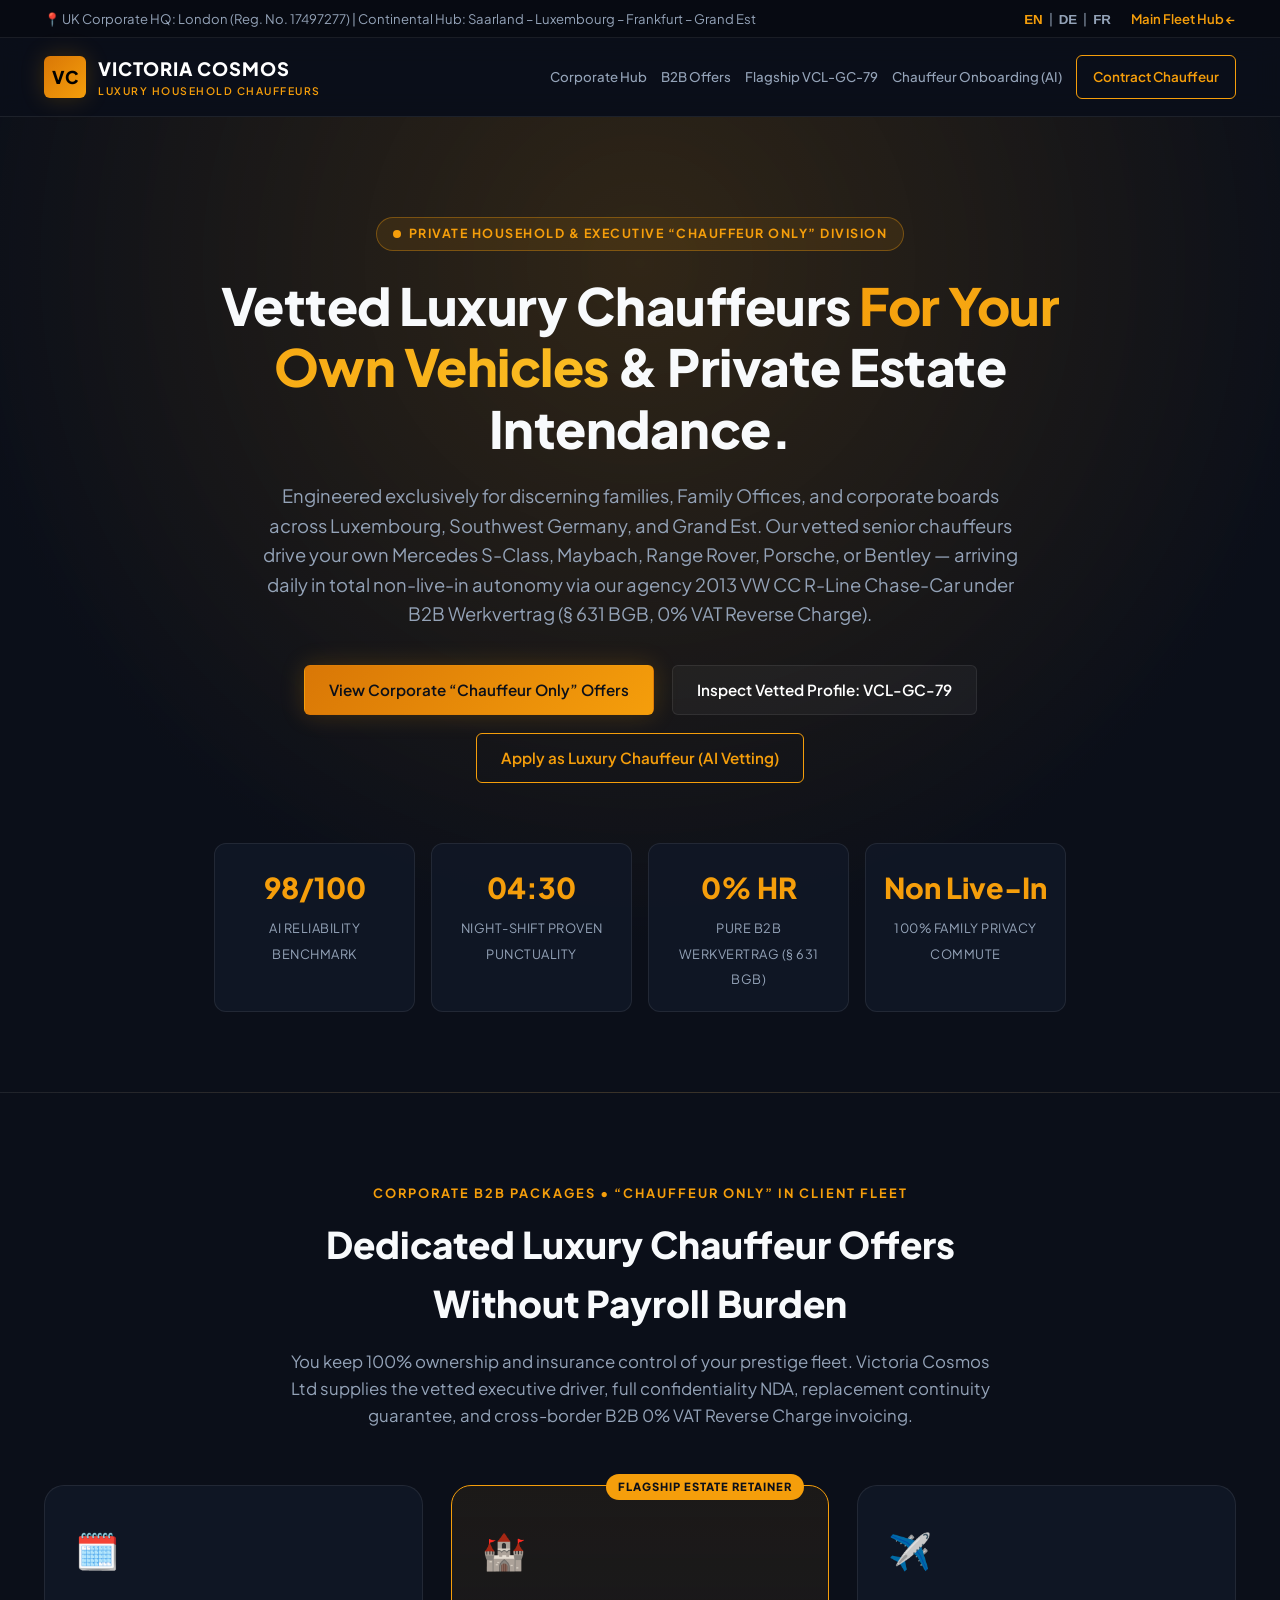
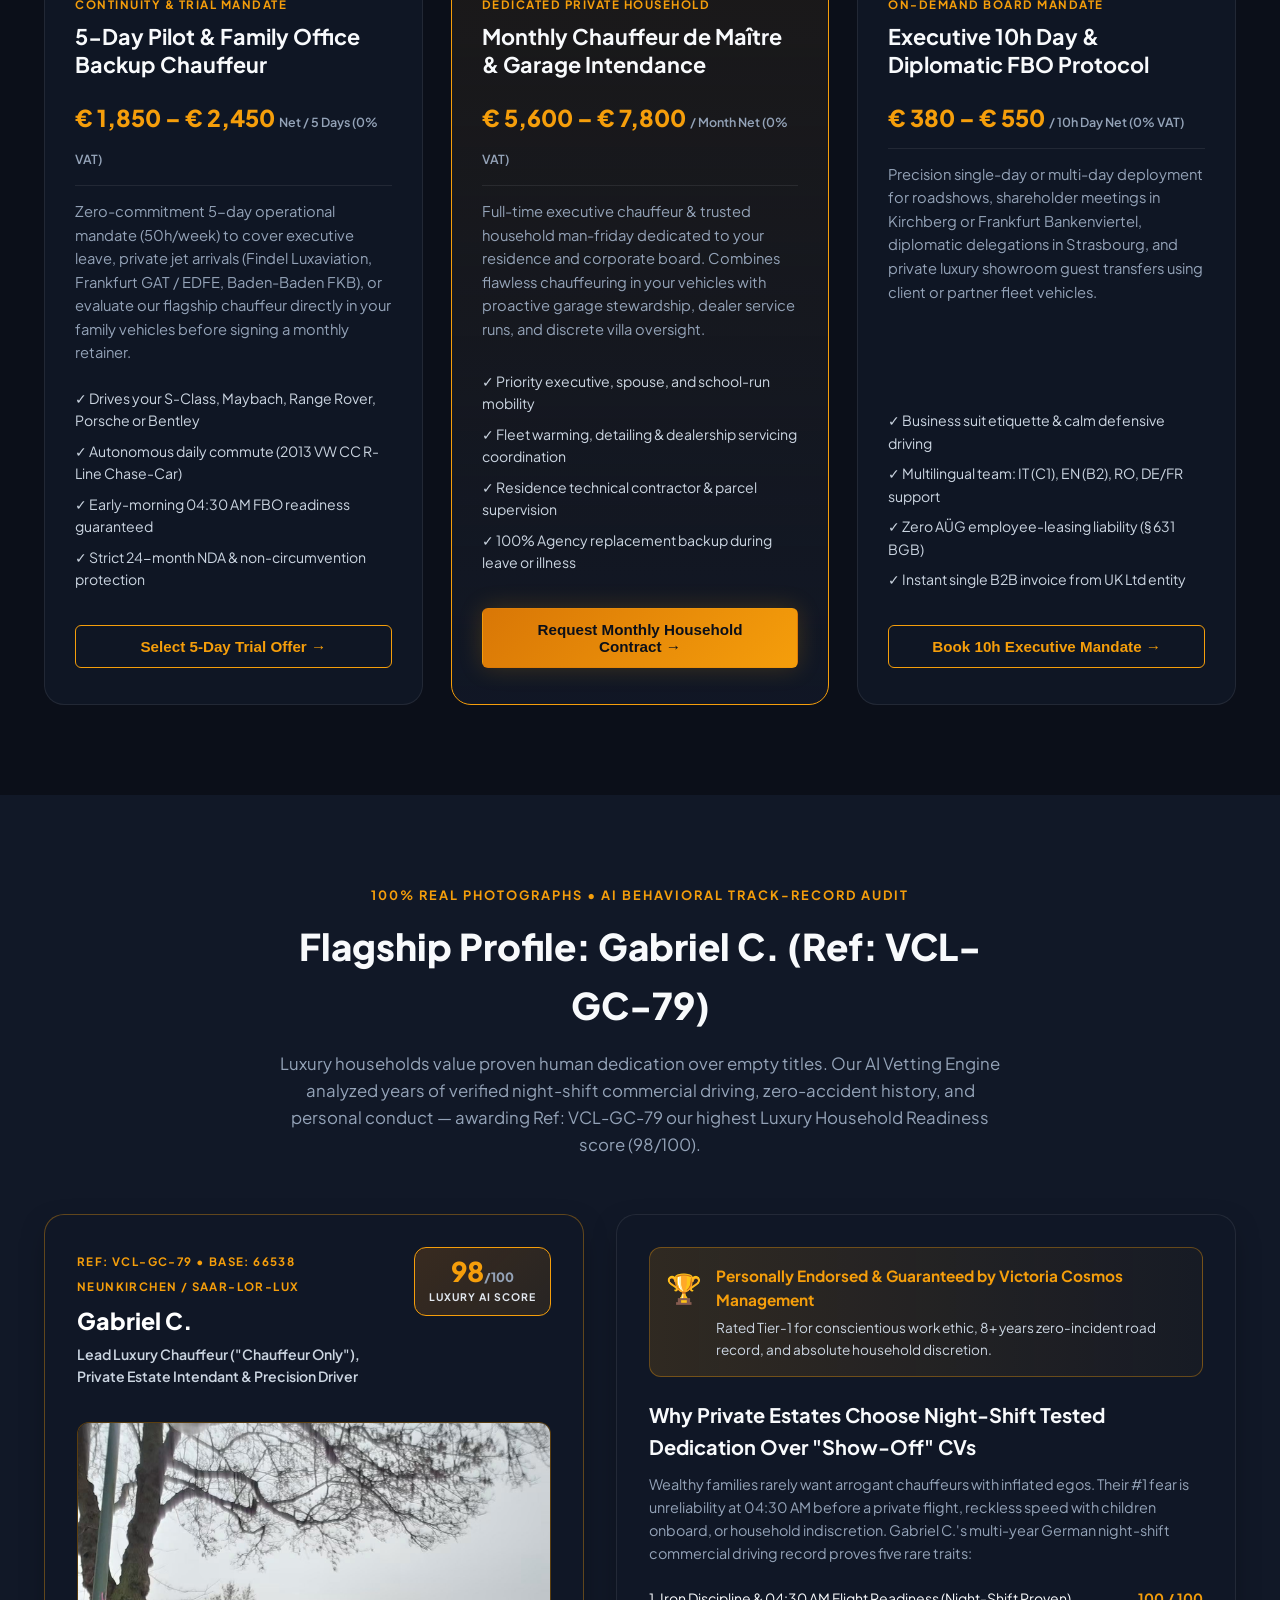
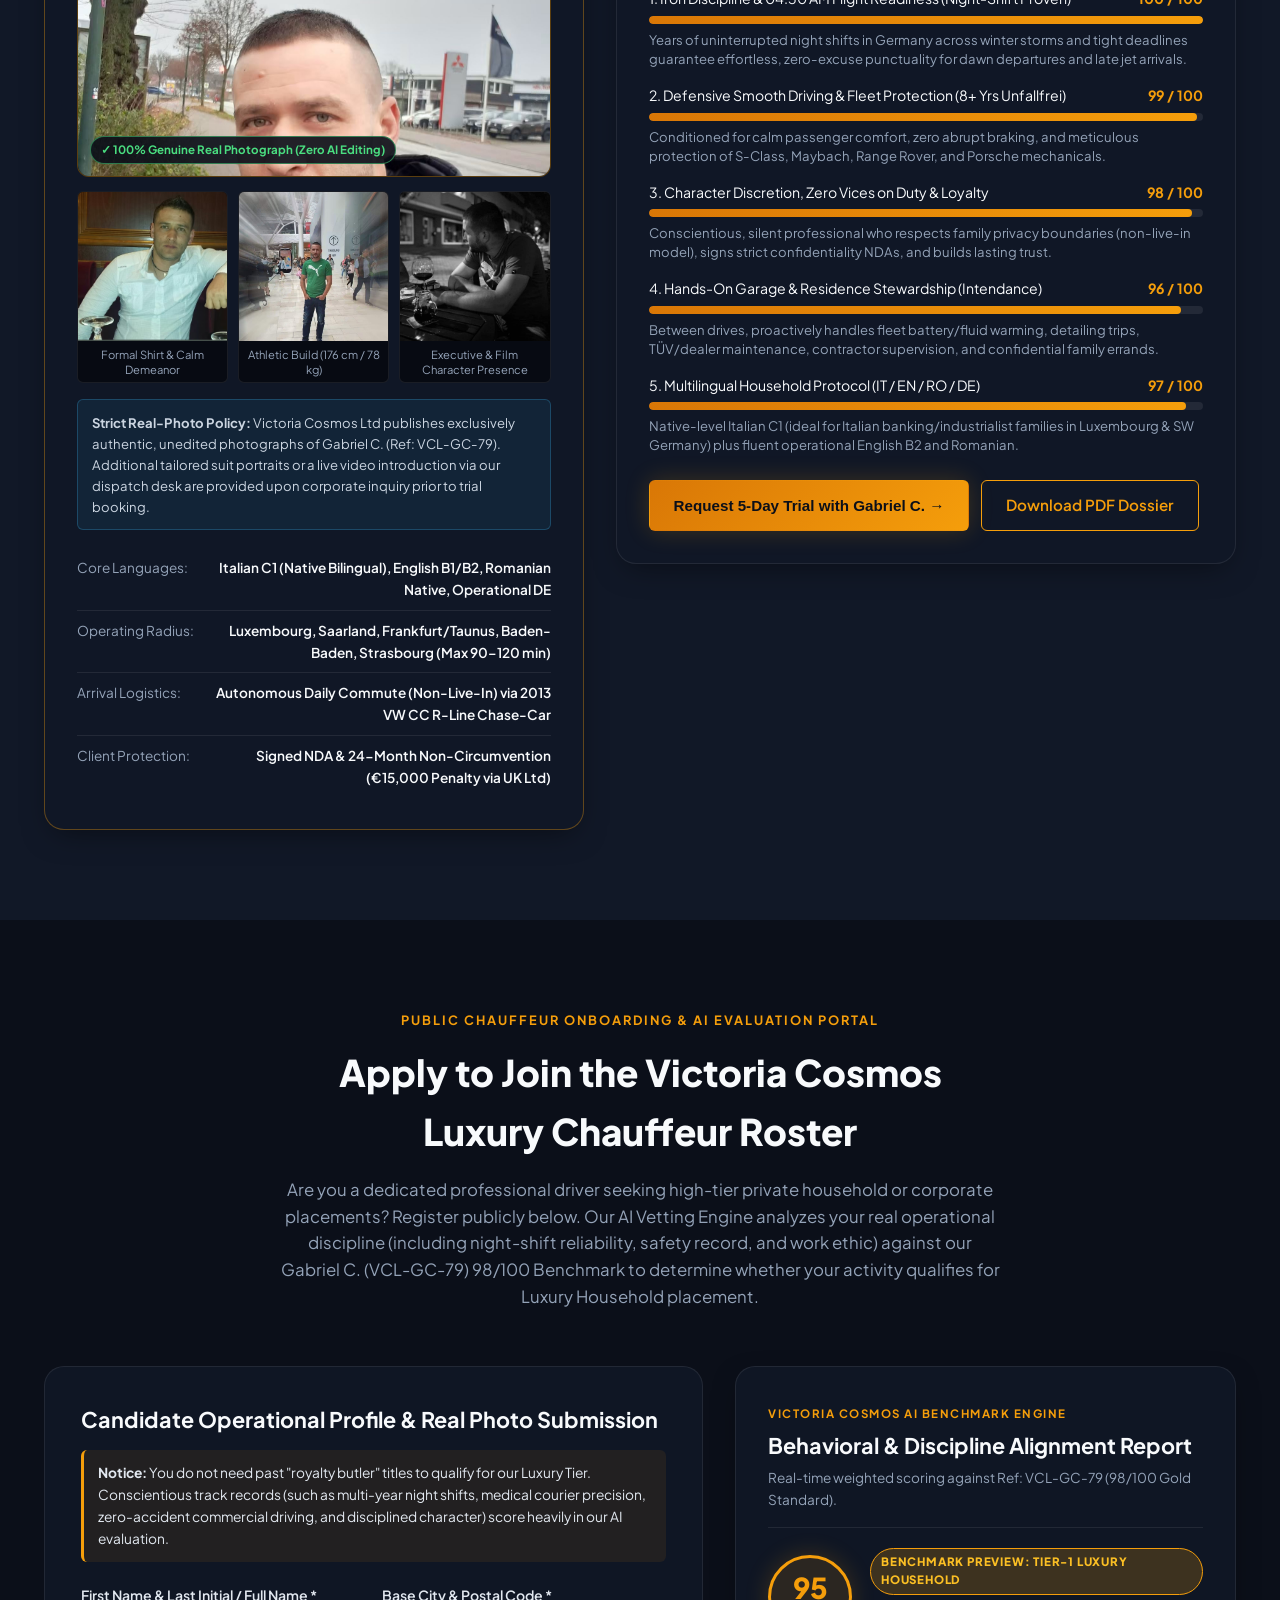
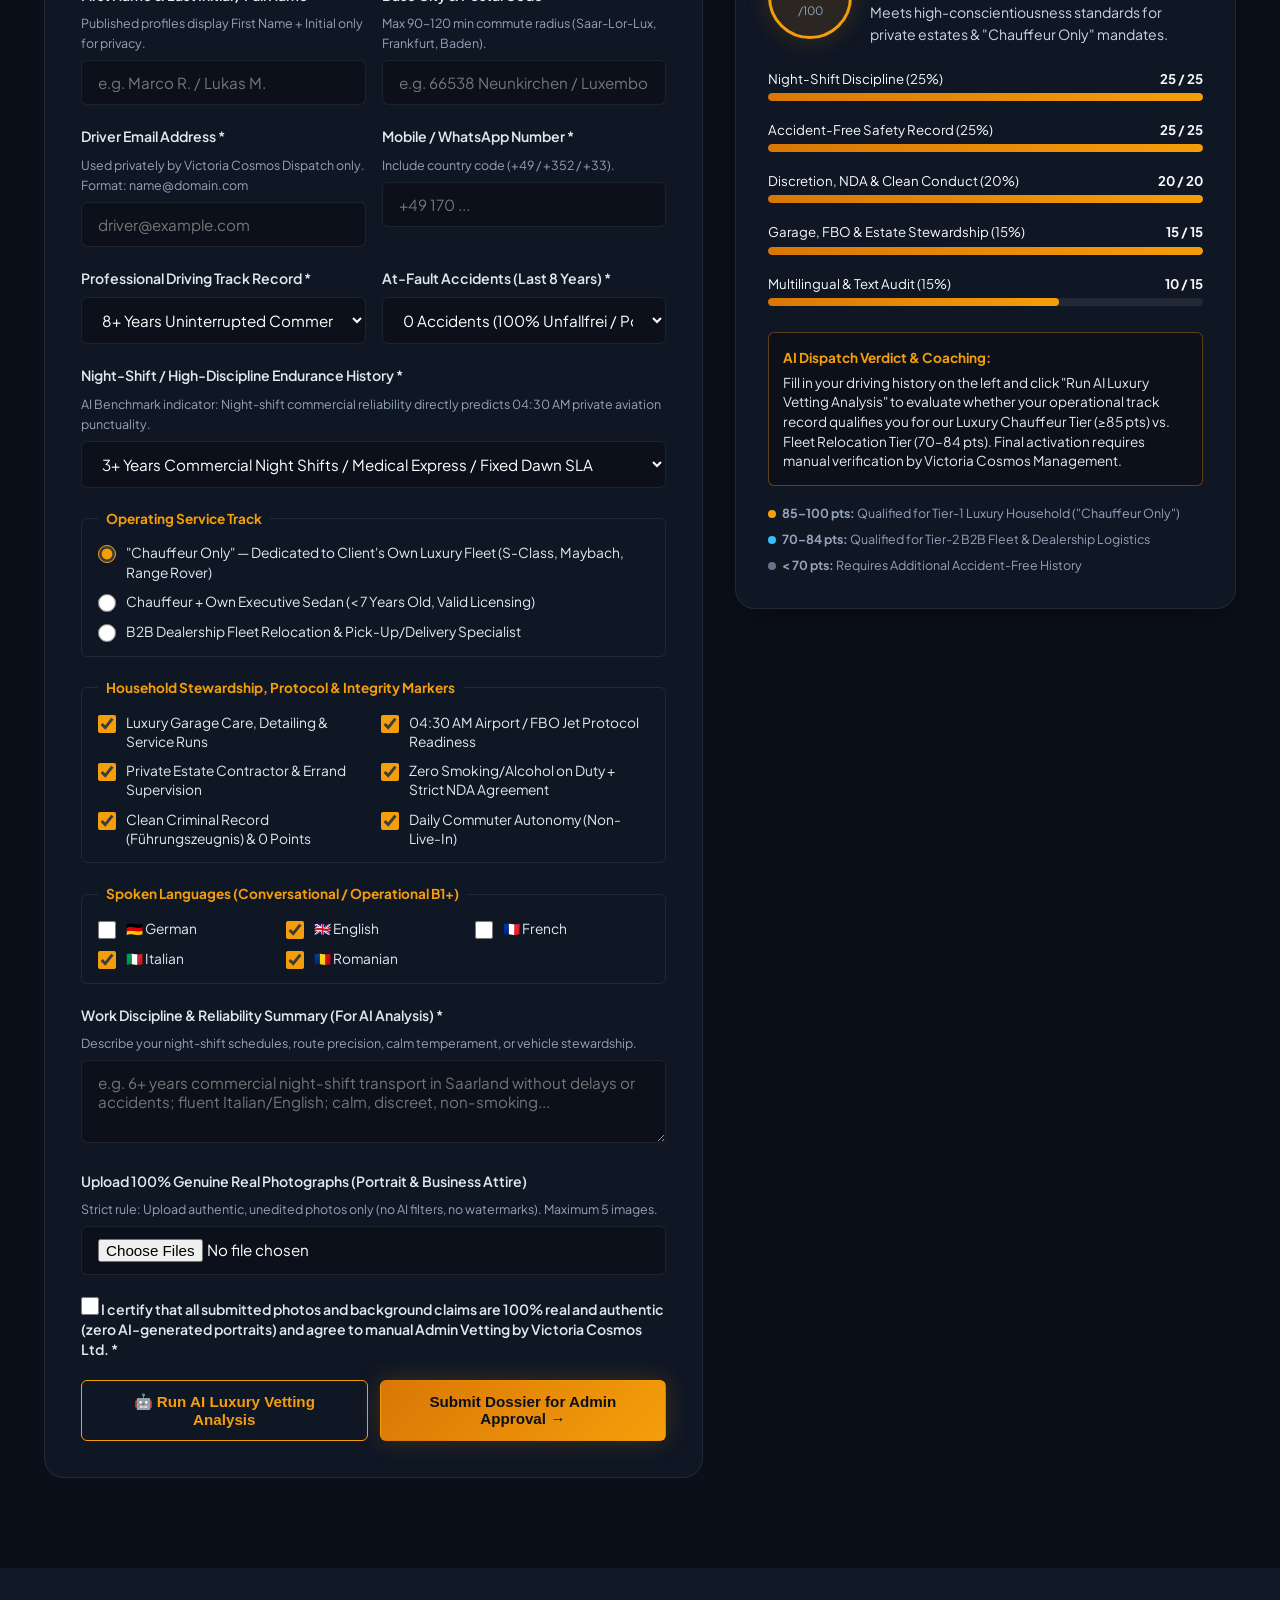
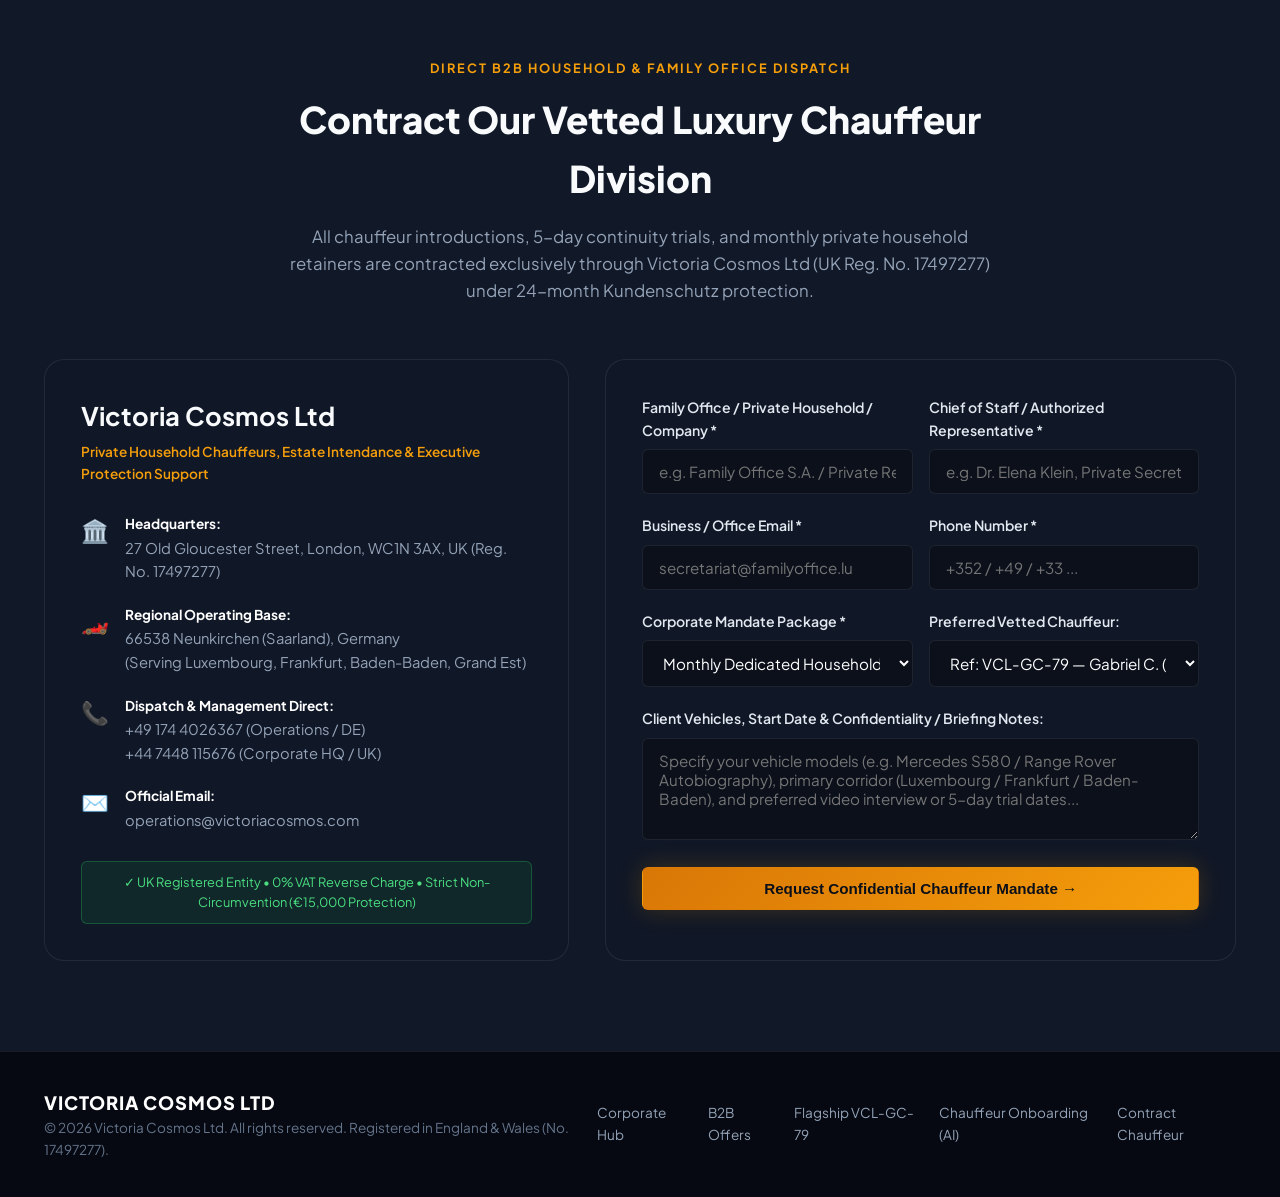
<file: luxury.html>
<!DOCTYPE html>
<html lang="en">
<head>
  <meta charset="UTF-8">
  <meta name="viewport" content="width=device-width, initial-scale=1.0">
  <link rel="icon" type="image/svg+xml" href="data:image/svg+xml,<svg xmlns='http://www.w3.org/2000/svg' viewBox='0 0 64 64'><rect width='64' height='64' rx='12' fill='%230b0f19'/><text x='50%25' y='54%25' dominant-baseline='middle' text-anchor='middle' font-family='Georgia,serif' font-weight='bold' font-size='32' fill='%23f59e0b'>VC</text></svg>">
  <title>Victoria Cosmos Ltd | Luxury Chauffeurs ("Chauffeur Only"), Corporate Household Offers &amp; AI Vetting</title>
  <meta name="description" content="Victoria Cosmos Ltd Private Household &amp; Executive 'Chauffeur Only' Division — Dedicated personal chauffeurs for your own luxury fleet (Mercedes S-Class, Maybach, Range Rover, Porsche, Bentley), audited by our AI Vetting Engine against our 98/100 Night-Shift Discipline Benchmark. Werkvertrag § 631 BGB, 0% VAT Reverse Charge.">
  <meta name="keywords" content="Privatchauffeur Familienhaushalt Luxemburg, Chauffeur de Maître sans véhicule, Vorstandsfahrer auf Zeit Frankfurt, Family Office Chauffeur Bad Homburg Baden-Baden, Executive Chauffeur Own Car, Victoria Cosmos Ltd Luxury Chauffeur">
  <meta name="robots" content="index, follow">
  <meta property="og:title" content="Victoria Cosmos Ltd | Luxury Household Chauffeurs &amp; AI Vetting Portal">
  <meta property="og:description" content="Corporate B2B 'Chauffeur Only' packages for Private Households &amp; Family Offices, flagship profile Gabriel C. (Ref: VCL-GC-79), and public Luxury Chauffeur AI Vetting registration.">
  <meta property="og:type" content="website">
  <meta property="og:locale" content="en_GB">
  <meta property="og:locale:alternate" content="de_DE">
  <meta property="og:locale:alternate" content="fr_LU">
  <script type="application/ld+json">
  {
    "@context": "https://schema.org",
    "@type": "Service",
    "serviceType": "Private Household & Executive Chauffeur Only B2B Mandates",
    "provider": {
      "@type": "Organization",
      "name": "Victoria Cosmos Ltd",
      "taxID": "UK Company Reg. No. 17497277",
      "email": "operations@victoriacosmos.com",
      "telephone": "+49-174-4026367",
      "url": "https://tudor136.github.io/luxury.html"
    },
    "areaServed": ["Luxembourg", "Saarland", "Frankfurt am Main", "Bad Homburg", "Baden-Baden", "Grand Est France"],
    "offers": {
      "@type": "AggregateOffer",
      "priceCurrency": "EUR",
      "lowPrice": "380",
      "highPrice": "7800"
    }
  }
  </script>
  <link rel="preconnect" href="https://fonts.googleapis.com">
  <link rel="preconnect" href="https://fonts.gstatic.com" crossorigin>
  <link href="https://fonts.googleapis.com/css2?family=Plus+Jakarta+Sans:wght@300;400;500;600;700;800&family=Playfair+Display:ital,wght@0,600;0,700;1,600&display=swap" rel="stylesheet">
  <link rel="stylesheet" href="styles.css">
</head>
<body>

  <!-- TOP ANNOUNCEMENT BAR -->
  <div class="top-bar">
    <div class="container top-bar-content">
      <div class="top-info">
        <span data-i18n="top_info">📍 UK Corporate HQ: London (Reg. No. 17497277) | Continental Hub: Saarland – Luxembourg – Frankfurt – Grand Est</span>
      </div>
      <div class="top-actions">
        <span class="lang-switch">
          <button type="button" class="lang-btn active" data-lang="en">EN</button> |
          <button type="button" class="lang-btn" data-lang="de">DE</button> |
          <button type="button" class="lang-btn" data-lang="fr">FR</button>
        </span>
        <a href="index.html" class="top-link" data-i18n="lux_top_hub">Main Fleet Hub &larr;</a>
      </div>
    </div>
  </div>

  <!-- NAVIGATION HEADER -->
  <header class="header" id="header">
    <div class="container nav-container">
      <a href="index.html" class="brand-logo">
        <span class="logo-mark">VC</span>
        <div class="logo-text">
          <span class="logo-title">VICTORIA COSMOS</span>
          <span class="logo-subtitle" data-i18n="lux_logo_sub">LUXURY HOUSEHOLD CHAUFFEURS</span>
        </div>
      </a>

      <nav class="nav-menu" id="navMenu">
        <a href="index.html" class="nav-link" data-i18n="lux_nav_hub">Corporate Hub</a>
        <a href="#offers" class="nav-link" data-i18n="lux_nav_offers">B2B Offers</a>
        <a href="#flagship-profile" class="nav-link" data-i18n="lux_nav_profile">Flagship VCL-GC-79</a>
        <a href="#ai-vetting" class="nav-link" data-i18n="lux_nav_vetting">Chauffeur Onboarding (AI)</a>
        <a href="#luxury-contact" class="btn btn-outline-gold" data-i18n="lux_nav_cta">Contract Chauffeur</a>
      </nav>

      <button type="button" class="mobile-toggle" id="mobileToggle" aria-label="Toggle Navigation">
        <span></span><span></span><span></span>
      </button>
    </div>
  </header>

  <!-- LUXURY HERO SECTION -->
  <section class="hero hero-luxury">
    <div class="hero-overlay"></div>
    <div class="container hero-content">
      <div class="hero-badge">
        <span class="badge-dot"></span>
        <span data-i18n="lux_hero_badge">PRIVATE HOUSEHOLD &amp; EXECUTIVE &ldquo;CHAUFFEUR ONLY&rdquo; DIVISION</span>
      </div>
      <h1 class="hero-title" data-i18n="lux_hero_title">
        Vetted Luxury Chauffeurs <span class="highlight-gold">For Your Own Vehicles</span> &amp; Private Estate Intendance.
      </h1>
      <p class="hero-desc" data-i18n="lux_hero_desc">
        Engineered exclusively for discerning families, Family Offices, and corporate boards across Luxembourg, Southwest Germany, and Grand Est. Our vetted senior chauffeurs drive your own Mercedes S-Class, Maybach, Range Rover, Porsche, or Bentley — arriving daily in total non-live-in autonomy via our agency 2013 VW CC R-Line Chase-Car under B2B Werkvertrag (&sect; 631 BGB, 0% VAT Reverse Charge).
      </p>

      <div class="hero-cta-group">
        <a href="#offers" class="btn btn-gold" data-i18n="lux_hero_cta1">View Corporate &ldquo;Chauffeur Only&rdquo; Offers</a>
        <a href="#flagship-profile" class="btn btn-glass" data-i18n="lux_hero_cta2">Inspect Vetted Profile: VCL-GC-79</a>
        <a href="#ai-vetting" class="btn btn-outline-gold" data-i18n="lux_hero_cta3">Apply as Luxury Chauffeur (AI Vetting)</a>
      </div>

      <div class="hero-stats">
        <div class="stat-card">
          <span class="stat-val">98/100</span>
          <span class="stat-lbl" data-i18n="lux_stat_1">AI Reliability Benchmark</span>
        </div>
        <div class="stat-card">
          <span class="stat-val">04:30</span>
          <span class="stat-lbl" data-i18n="lux_stat_2">Night-Shift Proven Punctuality</span>
        </div>
        <div class="stat-card">
          <span class="stat-val">0% HR</span>
          <span class="stat-lbl" data-i18n="lux_stat_3">Pure B2B Werkvertrag (&sect; 631 BGB)</span>
        </div>
        <div class="stat-card">
          <span class="stat-val">Non Live-In</span>
          <span class="stat-lbl" data-i18n="lux_stat_4">100% Family Privacy Commute</span>
        </div>
      </div>
    </div>
  </section>

  <!-- CORPORATE B2B OFFERS SECTION (#offers) -->
  <section class="section" id="offers">
    <div class="container">
      <div class="section-header">
        <span class="section-tag" data-i18n="lux_offers_tag">CORPORATE B2B PACKAGES &bull; &ldquo;CHAUFFEUR ONLY&rdquo; IN CLIENT FLEET</span>
        <h2 class="section-title" data-i18n="lux_offers_title">Dedicated Luxury Chauffeur Offers Without Payroll Burden</h2>
        <p class="section-subtitle" data-i18n="lux_offers_sub">
          You keep 100% ownership and insurance control of your prestige fleet. Victoria Cosmos Ltd supplies the vetted executive driver, full confidentiality NDA, replacement continuity guarantee, and cross-border B2B 0% VAT Reverse Charge invoicing.
        </p>
      </div>

      <div class="services-grid">
        <!-- Offer 1: 5-Day Continuity & Trial Mandate -->
        <div class="service-card" id="offer-trial">
          <div class="card-icon">🗓️</div>
          <span class="service-cat" data-i18n="lux_o1_cat">CONTINUITY &amp; TRIAL MANDATE</span>
          <h3 class="service-title" data-i18n="lux_o1_title">5-Day Pilot &amp; Family Office Backup Chauffeur</h3>
          <div class="offer-price-tag" data-i18n="lux_o1_price">€ 1,850 – € 2,450 <small>Net / 5 Days (0% VAT)</small></div>
          <p class="service-text" data-i18n="lux_o1_desc">
            Zero-commitment 5-day operational mandate (50h/week) to cover executive leave, private jet arrivals (Findel Luxaviation, Frankfurt GAT / EDFE, Baden-Baden FKB), or evaluate our flagship chauffeur directly in your family vehicles before signing a monthly retainer.
          </p>
          <ul class="service-features">
            <li data-i18n="lux_o1_f1">✓ Drives your S-Class, Maybach, Range Rover, Porsche or Bentley</li>
            <li data-i18n="lux_o1_f2">✓ Autonomous daily commute (2013 VW CC R-Line Chase-Car)</li>
            <li data-i18n="lux_o1_f3">✓ Early-morning 04:30 AM FBO readiness guaranteed</li>
            <li data-i18n="lux_o1_f4">✓ Strict 24-month NDA &amp; non-circumvention protection</li>
          </ul>
          <button type="button" class="btn btn-outline-gold btn-block" onclick="selectLuxuryOffer('trial_5day', '5-Day Pilot & Continuity Backup Mandate (€1,850 – €2,450 Net)', 'VCL-GC-79')" data-i18n="lux_o1_btn">
            Select 5-Day Trial Offer &rarr;
          </button>
        </div>

        <!-- Offer 2 (Featured): Monthly Dedicated Household & Board Retainer -->
        <div class="service-card featured" id="offer-retainer">
          <div class="card-badge" data-i18n="lux_o2_badge">FLAGSHIP ESTATE RETAINER</div>
          <div class="card-icon">🏰</div>
          <span class="service-cat" data-i18n="lux_o2_cat">DEDICATED PRIVATE HOUSEHOLD</span>
          <h3 class="service-title" data-i18n="lux_o2_title">Monthly Chauffeur de Maître &amp; Garage Intendance</h3>
          <div class="offer-price-tag" data-i18n="lux_o2_price">€ 5,600 – € 7,800 <small>/ Month Net (0% VAT)</small></div>
          <p class="service-text" data-i18n="lux_o2_desc">
            Full-time executive chauffeur &amp; trusted household man-friday dedicated to your residence and corporate board. Combines flawless chauffeuring in your vehicles with proactive garage stewardship, dealer service runs, and discrete villa oversight.
          </p>
          <ul class="service-features">
            <li data-i18n="lux_o2_f1">✓ Priority executive, spouse, and school-run mobility</li>
            <li data-i18n="lux_o2_f2">✓ Fleet warming, detailing &amp; dealership servicing coordination</li>
            <li data-i18n="lux_o2_f3">✓ Residence technical contractor &amp; parcel supervision</li>
            <li data-i18n="lux_o2_f4">✓ 100% Agency replacement backup during leave or illness</li>
          </ul>
          <button type="button" class="btn btn-gold btn-block" onclick="selectLuxuryOffer('monthly_retainer', 'Monthly Household & Board Retainer (€5,600 – €7,800/mo Net)', 'VCL-GC-79')" data-i18n="lux_o2_btn">
            Request Monthly Household Contract &rarr;
          </button>
        </div>

        <!-- Offer 3: Executive Day & FBO Protocol Mandate -->
        <div class="service-card" id="offer-day">
          <div class="card-icon">✈️</div>
          <span class="service-cat" data-i18n="lux_o3_cat">ON-DEMAND BOARD MANDATE</span>
          <h3 class="service-title" data-i18n="lux_o3_title">Executive 10h Day &amp; Diplomatic FBO Protocol</h3>
          <div class="offer-price-tag" data-i18n="lux_o3_price">€ 380 – € 550 <small>/ 10h Day Net (0% VAT)</small></div>
          <p class="service-text" data-i18n="lux_o3_desc">
            Precision single-day or multi-day deployment for roadshows, shareholder meetings in Kirchberg or Frankfurt Bankenviertel, diplomatic delegations in Strasbourg, and private luxury showroom guest transfers using client or partner fleet vehicles.
          </p>
          <ul class="service-features">
            <li data-i18n="lux_o3_f1">✓ Business suit etiquette &amp; calm defensive driving</li>
            <li data-i18n="lux_o3_f2">✓ Multilingual team: IT (C1), EN (B2), RO, DE/FR support</li>
            <li data-i18n="lux_o3_f3">✓ Zero AÜG employee-leasing liability (§ 631 BGB)</li>
            <li data-i18n="lux_o3_f4">✓ Instant single B2B invoice from UK Ltd entity</li>
          </ul>
          <button type="button" class="btn btn-outline-gold btn-block" onclick="selectLuxuryOffer('day_mandate', 'Executive 10h Day & FBO Protocol Mandate (€380 – €550 Net)', 'VCL-GC-79')" data-i18n="lux_o3_btn">
            Book 10h Executive Mandate &rarr;
          </button>
        </div>
      </div>
    </div>
  </section>

  <!-- FLAGSHIP REAL-PHOTO PROFILE & AI BEHAVIORAL AUDIT (#flagship-profile) -->
  <section class="section section-dark" id="flagship-profile">
    <div class="container">
      <div class="section-header">
        <span class="section-tag" data-i18n="lux_fp_tag">100% REAL PHOTOGRAPHS &bull; AI BEHAVIORAL TRACK-RECORD AUDIT</span>
        <h2 class="section-title" data-i18n="lux_fp_title">Flagship Profile: Gabriel C. (Ref: VCL-GC-79)</h2>
        <p class="section-subtitle" data-i18n="lux_fp_sub">
          Luxury households value proven human dedication over empty titles. Our AI Vetting Engine analyzed years of verified night-shift commercial driving, zero-accident history, and personal conduct — awarding Ref: VCL-GC-79 our highest Luxury Household Readiness score (98/100).
        </p>
      </div>

      <div class="flagship-grid">
        <!-- Left column: Real Photo Gallery & Identity Shield -->
        <div class="flagship-gallery-card">
          <div class="flagship-header-row">
            <div>
              <span class="roster-ref">REF: VCL-GC-79 &bull; BASE: 66538 NEUNKIRCHEN / SAAR-LOR-LUX</span>
              <h3 class="roster-name" style="margin-top:4px;">Gabriel C.</h3>
              <p class="roster-role" data-i18n="lux_fp_role">Lead Luxury Chauffeur ("Chauffeur Only"), Private Estate Intendant &amp; Precision Driver</p>
            </div>
            <div class="ai-score-badge">
              <span class="ai-score-num">98<small>/100</small></span>
              <span class="ai-score-lbl" data-i18n="lux_fp_badge_score">LUXURY AI SCORE</span>
            </div>
          </div>

          <!-- Primary genuine portrait -->
          <div class="flagship-main-photo-wrap">
            <img src="assets/04_FB_IMG_1790458378164.jpg" alt="Gabriel C. (Ref: VCL-GC-79) — Genuine Outdoor Executive Portrait" class="flagship-photo-main">
            <span class="real-photo-pill" data-i18n="lux_real_pill">✓ 100% Genuine Real Photograph (Zero AI Editing)</span>
          </div>

          <!-- Secondary genuine photos strip -->
          <div class="flagship-subphotos">
            <figure class="subphoto-item">
              <img src="assets/16_gabriel_white_shirt.jpg" alt="Gabriel C. (Ref: VCL-GC-79) — White Dress Shirt Business Portrait">
              <figcaption data-i18n="lux_cap_1">Formal Shirt &amp; Calm Demeanor</figcaption>
            </figure>
            <figure class="subphoto-item">
              <img src="assets/05_gabriel_full_standing.jpg" alt="Gabriel C. (Ref: VCL-GC-79) — Full Stature 176 cm 78 kg">
              <figcaption data-i18n="lux_cap_2">Athletic Build (176 cm / 78 kg)</figcaption>
            </figure>
            <figure class="subphoto-item">
              <img src="assets/01_FB_IMG_1790457269534.jpg" alt="Gabriel C. (Ref: VCL-GC-79) — Film & Character Profile">
              <figcaption data-i18n="lux_cap_3">Executive &amp; Film Character Presence</figcaption>
            </figure>
          </div>

          <div class="photo-authenticity-note" data-i18n="lux_photo_note">
            <strong>Strict Real-Photo Policy:</strong> Victoria Cosmos Ltd publishes exclusively authentic, unedited photographs of Gabriel C. (Ref: VCL-GC-79). Additional tailored suit portraits or a live video introduction via our dispatch desk are provided upon corporate inquiry prior to trial booking.
          </div>

          <div class="flagship-specs-list">
            <div class="spec-row">
              <span class="label" data-i18n="lux_sp_l1">Core Languages:</span>
              <span class="val" data-i18n="lux_sp_v1">Italian C1 (Native Bilingual), English B1/B2, Romanian Native, Operational DE</span>
            </div>
            <div class="spec-row">
              <span class="label" data-i18n="lux_sp_l2">Operating Radius:</span>
              <span class="val" data-i18n="lux_sp_v2">Luxembourg, Saarland, Frankfurt/Taunus, Baden-Baden, Strasbourg (Max 90–120 min)</span>
            </div>
            <div class="spec-row">
              <span class="label" data-i18n="lux_sp_l3">Arrival Logistics:</span>
              <span class="val" data-i18n="lux_sp_v3">Autonomous Daily Commute (Non-Live-In) via 2013 VW CC R-Line Chase-Car</span>
            </div>
            <div class="spec-row">
              <span class="label" data-i18n="lux_sp_l4">Client Protection:</span>
              <span class="val" data-i18n="lux_sp_v4">Signed NDA &amp; 24-Month Non-Circumvention (€15,000 Penalty via UK Ltd)</span>
            </div>
          </div>
        </div>

        <!-- Right column: AI Behavioral Audit & Why Night-Shift Translates to Luxury -->
        <div class="flagship-audit-card">
          <div class="endorsement-banner">
            <span class="endorsement-icon">🏆</span>
            <div>
              <strong data-i18n="lux_end_title">Personally Endorsed &amp; Guaranteed by Victoria Cosmos Management</strong>
              <p data-i18n="lux_end_sub">Rated Tier-1 for conscientious work ethic, 8+ years zero-incident road record, and absolute household discretion.</p>
            </div>
          </div>

          <h4 class="audit-heading" data-i18n="lux_audit_h">Why Private Estates Choose Night-Shift Tested Dedication Over "Show-Off" CVs</h4>
          <p class="audit-intro" data-i18n="lux_audit_intro">
            Wealthy families rarely want arrogant chauffeurs with inflated egos. Their #1 fear is unreliability at 04:30 AM before a private flight, reckless speed with children onboard, or household indiscretion. Gabriel C.'s multi-year German night-shift commercial driving record proves five rare traits:
          </p>

          <div class="pillar-bars">
            <div class="pillar-bar-item">
              <div class="pb-header">
                <span data-i18n="lux_pb1_lbl">1. Iron Discipline &amp; 04:30 AM Flight Readiness (Night-Shift Proven)</span>
                <strong class="pb-val">100 / 100</strong>
              </div>
              <div class="pb-track"><div class="pb-fill" style="width: 100%;"></div></div>
              <p class="pb-desc" data-i18n="lux_pb1_desc">Years of uninterrupted night shifts in Germany across winter storms and tight deadlines guarantee effortless, zero-excuse punctuality for dawn departures and late jet arrivals.</p>
            </div>

            <div class="pillar-bar-item">
              <div class="pb-header">
                <span data-i18n="lux_pb2_lbl">2. Defensive Smooth Driving &amp; Fleet Protection (8+ Yrs Unfallfrei)</span>
                <strong class="pb-val">99 / 100</strong>
              </div>
              <div class="pb-track"><div class="pb-fill" style="width: 99%;"></div></div>
              <p class="pb-desc" data-i18n="lux_pb2_desc">Conditioned for calm passenger comfort, zero abrupt braking, and meticulous protection of S-Class, Maybach, Range Rover, and Porsche mechanicals.</p>
            </div>

            <div class="pillar-bar-item">
              <div class="pb-header">
                <span data-i18n="lux_pb3_lbl">3. Character Discretion, Zero Vices on Duty &amp; Loyalty</span>
                <strong class="pb-val">98 / 100</strong>
              </div>
              <div class="pb-track"><div class="pb-fill" style="width: 98%;"></div></div>
              <p class="pb-desc" data-i18n="lux_pb3_desc">Conscientious, silent professional who respects family privacy boundaries (non-live-in model), signs strict confidentiality NDAs, and builds lasting trust.</p>
            </div>

            <div class="pillar-bar-item">
              <div class="pb-header">
                <span data-i18n="lux_pb4_lbl">4. Hands-On Garage &amp; Residence Stewardship (Intendance)</span>
                <strong class="pb-val">96 / 100</strong>
              </div>
              <div class="pb-track"><div class="pb-fill" style="width: 96%;"></div></div>
              <p class="pb-desc" data-i18n="lux_pb4_desc">Between drives, proactively handles fleet battery/fluid warming, detailing trips, TÜV/dealer maintenance, contractor supervision, and confidential family errands.</p>
            </div>

            <div class="pillar-bar-item">
              <div class="pb-header">
                <span data-i18n="lux_pb5_lbl">5. Multilingual Household Protocol (IT / EN / RO / DE)</span>
                <strong class="pb-val">97 / 100</strong>
              </div>
              <div class="pb-track"><div class="pb-fill" style="width: 97%;"></div></div>
              <p class="pb-desc" data-i18n="lux_pb5_desc">Native-level Italian C1 (ideal for Italian banking/industrialist families in Luxembourg &amp; SW Germany) plus fluent operational English B2 and Romanian.</p>
            </div>
          </div>

          <div class="flagship-cta-row">
            <button type="button" class="btn btn-gold" onclick="selectLuxuryOffer('trial_5day', '5-Day Pilot Trial for Gabriel C. (Ref: VCL-GC-79)', 'VCL-GC-79')" data-i18n="lux_fp_btn1">
              Request 5-Day Trial with Gabriel C. &rarr;
            </button>
            <a href="Victoria_Cosmos_B2B_Dossier_DE_EN.pdf" download="Victoria_Cosmos_B2B_Dossier_DE_EN.pdf" class="btn btn-outline-gold" data-i18n="lux_fp_btn2">
              Download PDF Dossier
            </a>
          </div>
        </div>
      </div>
    </div>
  </section>

  <!-- PUBLIC DRIVER REGISTRATION & AI LUXURY VETTING ENGINE (#ai-vetting) -->
  <section class="section" id="ai-vetting">
    <div class="container">
      <div class="section-header">
        <span class="section-tag" data-i18n="lux_vet_tag">PUBLIC CHAUFFEUR ONBOARDING &amp; AI EVALUATION PORTAL</span>
        <h2 class="section-title" data-i18n="lux_vet_title">Apply to Join the Victoria Cosmos Luxury Chauffeur Roster</h2>
        <p class="section-subtitle" data-i18n="lux_vet_sub">
          Are you a dedicated professional driver seeking high-tier private household or corporate placements? Register publicly below. Our AI Vetting Engine analyzes your real operational discipline (including night-shift reliability, safety record, and work ethic) against our Gabriel C. (VCL-GC-79) 98/100 Benchmark to determine whether your activity qualifies for Luxury Household placement.
        </p>
      </div>

      <div class="vetting-layout">
        <!-- Vetting Registration Form -->
        <div class="contact-form-card vetting-form-card">
          <h3 id="vettingFormHeading" class="vetting-card-title" data-i18n="lux_vet_form_h">Candidate Operational Profile &amp; Real Photo Submission</h3>
          <p class="vetting-hint-banner" data-i18n="lux_vet_banner">
            <strong>Notice:</strong> You do not need past "royalty butler" titles to qualify for our Luxury Tier. Conscientious track records (such as multi-year night shifts, medical courier precision, zero-accident commercial driving, and disciplined character) score heavily in our AI evaluation.
          </p>

          <form id="aiVettingForm" aria-labelledby="vettingFormHeading" novalidate>
            <div class="form-row">
              <div class="form-group col-half">
                <label for="vetName" data-i18n="vet_lbl_name">First Name &amp; Last Initial / Full Name <span aria-hidden="true">*</span></label>
                <span id="vetNameHint" class="field-hint" data-i18n="vet_hint_name">Published profiles display First Name + Initial only for privacy.</span>
                <input type="text" id="vetName" name="vet_name" class="form-control" required autocomplete="name" aria-describedby="vetNameHint" data-error="vetNameErr" placeholder="e.g. Marco R. / Lukas M.">
                <div id="vetNameErr" class="error-msg" data-i18n="err_req_name">Please enter your name (at least 2 characters).</div>
              </div>

              <div class="form-group col-half">
                <label for="vetCity" data-i18n="vet_lbl_city">Base City &amp; Postal Code <span aria-hidden="true">*</span></label>
                <span id="vetCityHint" class="field-hint" data-i18n="vet_hint_city">Max 90–120 min commute radius (Saar-Lor-Lux, Frankfurt, Baden).</span>
                <input type="text" id="vetCity" name="vet_city" class="form-control" required autocomplete="postal-code" aria-describedby="vetCityHint" data-error="vetCityErr" placeholder="e.g. 66538 Neunkirchen / Luxembourg">
                <div id="vetCityErr" class="error-msg" data-i18n="err_req_city">Please enter your base city and postal code.</div>
              </div>
            </div>

            <div class="form-row">
              <div class="form-group col-half">
                <label for="vetEmail" data-i18n="vet_lbl_email">Driver Email Address <span aria-hidden="true">*</span></label>
                <span id="vetEmailHint" class="field-hint" data-i18n="vet_hint_email">Used privately by Victoria Cosmos Dispatch only. Format: name@domain.com</span>
                <input type="email" id="vetEmail" name="vet_email" class="form-control" required autocomplete="email" autocorrect="off" autocapitalize="none" spellcheck="false" aria-describedby="vetEmailHint" data-error="vetEmailErr" placeholder="driver@example.com">
                <div id="vetEmailErr" class="error-msg" data-i18n="err_req_email">Enter a valid email address (e.g. driver@example.com).</div>
              </div>

              <div class="form-group col-half">
                <label for="vetPhone" data-i18n="vet_lbl_phone">Mobile / WhatsApp Number <span aria-hidden="true">*</span></label>
                <span id="vetPhoneHint" class="field-hint" data-i18n="vet_hint_phone">Include country code (+49 / +352 / +33).</span>
                <input type="tel" id="vetPhone" name="vet_phone" class="form-control" required autocomplete="tel" inputmode="tel" aria-describedby="vetPhoneHint" data-error="vetPhoneErr" placeholder="+49 170 ...">
                <div id="vetPhoneErr" class="error-msg" data-i18n="err_req_phone">Please enter a valid mobile phone number.</div>
              </div>
            </div>

            <div class="form-row">
              <div class="form-group col-half">
                <label for="vetDriveYears" data-i18n="vet_lbl_drive">Professional Driving Track Record <span aria-hidden="true">*</span></label>
                <select id="vetDriveYears" name="vet_drive_years" class="form-control" required>
                  <option value="8" selected data-i18n="vet_opt_d8">8+ Years Uninterrupted Commercial / Heavy Duty</option>
                  <option value="5" data-i18n="vet_opt_d5">5 – 7 Years Professional Driving</option>
                  <option value="3" data-i18n="vet_opt_d3">3 – 4 Years Delivery / Chauffeur</option>
                  <option value="1" data-i18n="vet_opt_d1">Under 3 Years Experience</option>
                </select>
              </div>

              <div class="form-group col-half">
                <label for="vetAccidents" data-i18n="vet_lbl_acc">At-Fault Accidents (Last 8 Years) <span aria-hidden="true">*</span></label>
                <select id="vetAccidents" name="vet_accidents" class="form-control" required>
                  <option value="0" selected data-i18n="vet_opt_a0">0 Accidents (100% Unfallfrei / Point-Free)</option>
                  <option value="1" data-i18n="vet_opt_a1">1 Minor Incident (Resolved)</option>
                  <option value="2" data-i18n="vet_opt_a2">2 or More Incidents</option>
                </select>
              </div>
            </div>

            <div class="form-group">
              <label for="vetNightYears" data-i18n="vet_lbl_night">Night-Shift / High-Discipline Endurance History <span aria-hidden="true">*</span></label>
              <span id="vetNightHint" class="field-hint" data-i18n="vet_hint_night">AI Benchmark indicator: Night-shift commercial reliability directly predicts 04:30 AM private aviation punctuality.</span>
              <select id="vetNightYears" name="vet_night_years" class="form-control" aria-describedby="vetNightHint" required>
                <option value="5" selected data-i18n="vet_opt_n5">3+ Years Commercial Night Shifts / Medical Express / Fixed Dawn SLA</option>
                <option value="3" data-i18n="vet_opt_n3">1 – 2 Years Night Shifts or Rotating Early 04:00 AM Schedule</option>
                <option value="1" data-i18n="vet_opt_n1">Daytime Fixed Shifts Only (Limited Pre-Dawn History)</option>
              </select>
            </div>

            <fieldset class="vet-fieldset">
              <legend data-i18n="vet_leg_mode">Operating Service Track</legend>
              <div class="radio-stack">
                <label class="choice-inline" for="modeOnly">
                  <input type="radio" id="modeOnly" name="vet_mode" value="chauffeur_only" checked>
                  <span data-i18n="vet_m_only">"Chauffeur Only" — Dedicated to Client's Own Luxury Fleet (S-Class, Maybach, Range Rover)</span>
                </label>
                <label class="choice-inline" for="modeOwnCar">
                  <input type="radio" id="modeOwnCar" name="vet_mode" value="own_car">
                  <span data-i18n="vet_m_own">Chauffeur + Own Executive Sedan (&lt; 7 Years Old, Valid Licensing)</span>
                </label>
                <label class="choice-inline" for="modeFleet">
                  <input type="radio" id="modeFleet" name="vet_mode" value="fleet_b2b">
                  <span data-i18n="vet_m_fleet">B2B Dealership Fleet Relocation &amp; Pick-Up/Delivery Specialist</span>
                </label>
              </div>
            </fieldset>

            <fieldset class="vet-fieldset">
              <legend data-i18n="vet_leg_skills">Household Stewardship, Protocol &amp; Integrity Markers</legend>
              <div class="checkbox-grid">
                <label class="choice-inline" for="chkGarage">
                  <input type="checkbox" id="chkGarage" name="skills" value="garage" checked>
                  <span data-i18n="vet_s_garage">Luxury Garage Care, Detailing &amp; Service Runs</span>
                </label>
                <label class="choice-inline" for="chkFbo">
                  <input type="checkbox" id="chkFbo" name="skills" value="fbo" checked>
                  <span data-i18n="vet_s_fbo">04:30 AM Airport / FBO Jet Protocol Readiness</span>
                </label>
                <label class="choice-inline" for="chkEstate">
                  <input type="checkbox" id="chkEstate" name="skills" value="estate" checked>
                  <span data-i18n="vet_s_estate">Private Estate Contractor &amp; Errand Supervision</span>
                </label>
                <label class="choice-inline" for="chkZeroVice">
                  <input type="checkbox" id="chkZeroVice" name="skills" value="zerovice" checked>
                  <span data-i18n="vet_s_vice">Zero Smoking/Alcohol on Duty + Strict NDA Agreement</span>
                </label>
                <label class="choice-inline" for="chkCleanRecord">
                  <input type="checkbox" id="chkCleanRecord" name="skills" value="cleanrecord" checked>
                  <span data-i18n="vet_s_clean">Clean Criminal Record (Führungszeugnis) &amp; 0 Points</span>
                </label>
                <label class="choice-inline" for="chkNonLiveIn">
                  <input type="checkbox" id="chkNonLiveIn" name="skills" value="nonlivein" checked>
                  <span data-i18n="vet_s_commute">Daily Commuter Autonomy (Non-Live-In)</span>
                </label>
              </div>
            </fieldset>

            <fieldset class="vet-fieldset">
              <legend data-i18n="vet_leg_lang">Spoken Languages (Conversational / Operational B1+)</legend>
              <div class="checkbox-grid checkbox-langs">
                <label class="choice-inline" for="langDe"><input type="checkbox" id="langDe" name="langs" value="de"> <span>🇩🇪 German</span></label>
                <label class="choice-inline" for="langEn"><input type="checkbox" id="langEn" name="langs" value="en" checked> <span>🇬🇧 English</span></label>
                <label class="choice-inline" for="langFr"><input type="checkbox" id="langFr" name="langs" value="fr"> <span>🇫🇷 French</span></label>
                <label class="choice-inline" for="langIt"><input type="checkbox" id="langIt" name="langs" value="it" checked> <span>🇮🇹 Italian</span></label>
                <label class="choice-inline" for="langRo"><input type="checkbox" id="langRo" name="langs" value="ro" checked> <span>🇷🇴 Romanian</span></label>
              </div>
            </fieldset>

            <div class="form-group">
              <label for="vetSummary" data-i18n="vet_lbl_summary">Work Discipline &amp; Reliability Summary (For AI Analysis) <span aria-hidden="true">*</span></label>
              <span id="vetSummaryHint" class="field-hint" data-i18n="vet_hint_summary">Describe your night-shift schedules, route precision, calm temperament, or vehicle stewardship.</span>
              <textarea id="vetSummary" name="vet_summary" rows="3" class="form-control" required aria-describedby="vetSummaryHint" data-error="vetSummaryErr" placeholder="e.g. 6+ years commercial night-shift transport in Saarland without delays or accidents; fluent Italian/English; calm, discreet, non-smoking..."></textarea>
              <div id="vetSummaryErr" class="error-msg" data-i18n="err_req_summary">Please describe your operational work history (min. 20 characters).</div>
            </div>

            <div class="form-group">
              <label for="vetPhotos" data-i18n="vet_lbl_photos">Upload 100% Genuine Real Photographs (Portrait &amp; Business Attire)</label>
              <span id="vetPhotoHint" class="field-hint" data-i18n="vet_hint_photos">Strict rule: Upload authentic, unedited photos only (no AI filters, no watermarks). Maximum 5 images.</span>
              <input type="file" id="vetPhotos" name="vet_photos" class="form-control file-input" accept="image/jpeg,image/png,image/webp" multiple aria-describedby="vetPhotoHint">
              <div id="photoCheckStatus" class="photo-check-pill"></div>
            </div>

            <div class="form-group">
              <label class="choice-inline" for="chkRealPhotos">
                <input type="checkbox" id="chkRealPhotos" name="real_photo_attestation" required data-error="vetRealPhotoErr">
                <span data-i18n="vet_chk_real">I certify that all submitted photos and background claims are 100% real and authentic (zero AI-generated portraits) and agree to manual Admin Vetting by Victoria Cosmos Ltd. *</span>
              </label>
              <div id="vetRealPhotoErr" class="error-msg" data-i18n="err_req_attest">Confirmation of 100% genuine photos and Admin Vetting is required.</div>
            </div>

            <div class="vet-actions-row">
              <button type="button" id="runAiVettingBtn" class="btn btn-outline-gold" data-i18n="vet_btn_analyze">
                🤖 Run AI Luxury Vetting Analysis
              </button>
              <button type="submit" id="submitVettingBtn" class="btn btn-gold" data-i18n="vet_btn_submit">
                Submit Dossier for Admin Approval &rarr;
              </button>
            </div>
            <div id="vettingFormFeedback" class="form-feedback" role="status" aria-live="polite"></div>
          </form>
        </div>

        <!-- Live AI Evaluation Output Panel -->
        <aside class="ai-results-card" aria-labelledby="aiPanelTitle">
          <div class="ai-panel-top">
            <span class="cred-badge" data-i18n="ai_panel_badge">VICTORIA COSMOS AI BENCHMARK ENGINE</span>
            <h3 id="aiPanelTitle" data-i18n="ai_panel_title">Behavioral &amp; Discipline Alignment Report</h3>
            <p class="ai-panel-sub" data-i18n="ai_panel_sub">Real-time weighted scoring against Ref: VCL-GC-79 (98/100 Gold Standard).</p>
          </div>

          <div id="aiResultStatus" class="ai-verdict-box" role="status" aria-live="polite">
            <div class="ai-score-circle-row">
              <div class="ai-circle">
                <span id="aiTotalScore">95</span>
                <small>/100</small>
              </div>
              <div class="ai-tier-meta">
                <span id="aiTierPill" class="tier-pill tier-luxury" data-i18n="ai_tier_preview">BENCHMARK PREVIEW: TIER-1 LUXURY HOUSEHOLD</span>
                <p id="aiTierHeadline" data-i18n="ai_tier_head">Meets high-conscientiousness standards for private estates &amp; "Chauffeur Only" mandates.</p>
              </div>
            </div>

            <div class="ai-breakdown-list" id="aiBreakdownList">
              <div class="ai-metric-row">
                <div class="ai-m-top"><span data-i18n="ai_m1">Night-Shift Discipline (25%)</span><strong id="mNightVal">25 / 25</strong></div>
                <div class="pb-track"><div id="mNightBar" class="pb-fill" style="width: 100%;"></div></div>
              </div>
              <div class="ai-metric-row">
                <div class="ai-m-top"><span data-i18n="ai_m2">Accident-Free Safety Record (25%)</span><strong id="mSafetyVal">25 / 25</strong></div>
                <div class="pb-track"><div id="mSafetyBar" class="pb-fill" style="width: 100%;"></div></div>
              </div>
              <div class="ai-metric-row">
                <div class="ai-m-top"><span data-i18n="ai_m3">Discretion, NDA &amp; Clean Conduct (20%)</span><strong id="mDiscretionVal">20 / 20</strong></div>
                <div class="pb-track"><div id="mDiscretionBar" class="pb-fill" style="width: 100%;"></div></div>
              </div>
              <div class="ai-metric-row">
                <div class="ai-m-top"><span data-i18n="ai_m4">Garage, FBO &amp; Estate Stewardship (15%)</span><strong id="mGarageVal">15 / 15</strong></div>
                <div class="pb-track"><div id="mGarageBar" class="pb-fill" style="width: 100%;"></div></div>
              </div>
              <div class="ai-metric-row">
                <div class="ai-m-top"><span data-i18n="ai_m5">Multilingual &amp; Text Audit (15%)</span><strong id="mLangVal">10 / 15</strong></div>
                <div class="pb-track"><div id="mLangBar" class="pb-fill" style="width: 67%;"></div></div>
              </div>
            </div>

            <div class="ai-recommendation-box">
              <strong data-i18n="ai_rec_lbl">AI Dispatch Verdict &amp; Coaching:</strong>
              <p id="aiCoachingText" data-i18n="ai_rec_default">
                Fill in your driving history on the left and click "Run AI Luxury Vetting Analysis" to evaluate whether your operational track record qualifies you for our Luxury Chauffeur Tier (≥85 pts) vs. Fleet Relocation Tier (70–84 pts). Final activation requires manual verification by Victoria Cosmos Management.
              </p>
            </div>

            <div class="ai-threshold-legend">
              <div><span class="dot-gold"></span> <strong data-i18n="ai_leg_1">85–100 pts:</strong> <span data-i18n="ai_leg_1d">Qualified for Tier-1 Luxury Household ("Chauffeur Only")</span></div>
              <div><span class="dot-blue"></span> <strong data-i18n="ai_leg_2">70–84 pts:</strong> <span data-i18n="ai_leg_2d">Qualified for Tier-2 B2B Fleet &amp; Dealership Logistics</span></div>
              <div><span class="dot-dim"></span> <strong data-i18n="ai_leg_3">&lt; 70 pts:</strong> <span data-i18n="ai_leg_3d">Requires Additional Accident-Free History</span></div>
            </div>
          </div>
        </aside>
      </div>
    </div>
  </section>

  <!-- LUXURY B2B CONTRACTING & MANDATE REQUEST (#luxury-contact) -->
  <section class="section section-dark" id="luxury-contact">
    <div class="container">
      <div class="section-header">
        <span class="section-tag" data-i18n="lux_c_tag">DIRECT B2B HOUSEHOLD &amp; FAMILY OFFICE DISPATCH</span>
        <h2 class="section-title" data-i18n="lux_c_title">Contract Our Vetted Luxury Chauffeur Division</h2>
        <p class="section-subtitle" data-i18n="lux_c_sub">
          All chauffeur introductions, 5-day continuity trials, and monthly private household retainers are contracted exclusively through Victoria Cosmos Ltd (UK Reg. No. 17497277) under 24-month Kundenschutz protection.
        </p>
      </div>

      <div class="contact-grid">
        <div class="contact-info-card">
          <h3>Victoria Cosmos Ltd</h3>
          <p class="company-desc" data-i18n="lux_ci_desc">Private Household Chauffeurs, Estate Intendance &amp; Executive Protection Support</p>

          <div class="info-line">
            <span class="info-icon">🏛️</span>
            <div>
              <strong data-i18n="ci_hq_lbl">Headquarters:</strong>
              <p data-i18n="ci_hq_val">27 Old Gloucester Street, London, WC1N 3AX, UK (Reg. No. 17497277)</p>
            </div>
          </div>

          <div class="info-line">
            <span class="info-icon">🏎️</span>
            <div>
              <strong data-i18n="ci_base_lbl">Regional Operating Base:</strong>
              <p data-i18n="ci_base_val">66538 Neunkirchen (Saarland), Germany<br>(Serving Luxembourg, Frankfurt, Baden-Baden, Grand Est)</p>
            </div>
          </div>

          <div class="info-line">
            <span class="info-icon">📞</span>
            <div>
              <strong data-i18n="ci_tel_lbl">Dispatch &amp; Management Direct:</strong>
              <p data-i18n="ci_tel_val">+49 174 4026367 (Operations / DE)<br>+44 7448 115676 (Corporate HQ / UK)</p>
            </div>
          </div>

          <div class="info-line">
            <span class="info-icon">✉️</span>
            <div>
              <strong data-i18n="ci_mail_lbl">Official Email:</strong>
              <p>operations@victoriacosmos.com</p>
            </div>
          </div>

          <div class="compliance-badge" data-i18n="ci_badge">
            ✓ UK Registered Entity &bull; 0% VAT Reverse Charge &bull; Strict Non-Circumvention (€15,000 Protection)
          </div>
        </div>

        <div class="contact-form-card">
          <form id="luxuryContractForm" aria-labelledby="luxuryContactHeading" novalidate>
            <h3 id="luxuryContactHeading" class="visually-hidden">Request Private Household or Corporate Chauffeur Contract</h3>
            <div class="form-row">
              <div class="form-group col-half">
                <label for="luxComp" data-i18n="lux_f_comp">Family Office / Private Household / Company *</label>
                <input type="text" id="luxComp" name="company" class="form-control" required autocomplete="organization" data-error="luxCompErr" placeholder="e.g. Family Office S.A. / Private Residence Kirchberg">
                <div id="luxCompErr" class="error-msg" data-i18n="err_req_comp">Please enter your company or household name.</div>
              </div>
              <div class="form-group col-half">
                <label for="luxPerson" data-i18n="lux_f_person">Chief of Staff / Authorized Representative *</label>
                <input type="text" id="luxPerson" name="contact_person" class="form-control" required autocomplete="name" data-error="luxPersonErr" placeholder="e.g. Dr. Elena Klein, Private Secretary">
                <div id="luxPersonErr" class="error-msg" data-i18n="err_req_person">Please enter the authorized contact person.</div>
              </div>
            </div>

            <div class="form-row">
              <div class="form-group col-half">
                <label for="luxEmail" data-i18n="form_lbl_email">Business / Office Email *</label>
                <input type="email" id="luxEmail" name="email" class="form-control" required autocomplete="email" autocorrect="off" autocapitalize="none" spellcheck="false" data-error="luxEmailErr" placeholder="secretariat@familyoffice.lu">
                <div id="luxEmailErr" class="error-msg" data-i18n="err_req_email">Enter a valid email address.</div>
              </div>
              <div class="form-group col-half">
                <label for="luxPhone" data-i18n="form_lbl_phone">Phone Number *</label>
                <input type="tel" id="luxPhone" name="phone" class="form-control" required autocomplete="tel" inputmode="tel" data-error="luxPhoneErr" placeholder="+352 / +49 / +33 ...">
                <div id="luxPhoneErr" class="error-msg" data-i18n="err_req_phone">Please enter a contact phone number.</div>
              </div>
            </div>

            <div class="form-row">
              <div class="form-group col-half">
                <label for="luxPackageSelect" data-i18n="lux_f_pkg">Corporate Mandate Package *</label>
                <select id="luxPackageSelect" name="package" class="form-control">
                  <option value="trial_5day" data-i18n="lux_opt_p1">5-Day Trial &amp; Continuity Backup (€1,850 – €2,450 Net)</option>
                  <option value="monthly_retainer" selected data-i18n="lux_opt_p2">Monthly Dedicated Household Retainer (€5,600 – €7,800/mo Net)</option>
                  <option value="day_mandate" data-i18n="lux_opt_p3">Executive 10h Day &amp; FBO Protocol (€380 – €550 Net)</option>
                  <option value="estate_custom" data-i18n="lux_opt_p4">Custom Multi-Vehicle Estate Stewardship + Intendance</option>
                </select>
              </div>
              <div class="form-group col-half">
                <label for="luxUnitSelect" data-i18n="form_lbl_roster">Preferred Vetted Chauffeur:</label>
                <select id="luxUnitSelect" name="preferred_unit" class="form-control">
                  <option value="VCL-GC-79" selected data-i18n="opt_unit_gc">Ref: VCL-GC-79 — Gabriel C. (98/100 AI Benchmark — IT C1 / EN B2)</option>
                  <option value="VCL-MV-82" data-i18n="opt_unit_mv">Ref: VCL-MV-82 — Marcus V. (DE/EN Board &amp; Security Chauffeur)</option>
                  <option value="VCL-LD-80" data-i18n="opt_unit_ld">Ref: VCL-LD-80 — Laurent D. (FR/EN/LU Chauffeur de Maître)</option>
                  <option value="any" data-i18n="opt_unit_any">First Available Tier-1 Specialist</option>
                </select>
              </div>
            </div>

            <div class="form-group">
              <label for="luxMessage" data-i18n="lux_f_msg">Client Vehicles, Start Date &amp; Confidentiality / Briefing Notes:</label>
              <textarea id="luxMessage" name="message" rows="4" class="form-control" placeholder="Specify your vehicle models (e.g. Mercedes S580 / Range Rover Autobiography), primary corridor (Luxembourg / Frankfurt / Baden-Baden), and preferred video interview or 5-day trial dates..."></textarea>
            </div>

            <button type="submit" class="btn btn-gold btn-block" id="luxSubmitBtn" data-i18n="lux_f_submit">
              Request Confidential Chauffeur Mandate &rarr;
            </button>
            <div id="luxFormFeedback" class="form-feedback" role="status" aria-live="polite"></div>
          </form>
        </div>
      </div>
    </div>
  </section>

  <!-- FOOTER -->
  <footer class="footer">
    <div class="container footer-content">
      <div class="footer-left">
        <span class="logo-title">VICTORIA COSMOS LTD</span>
        <p data-i18n="ft_copy">&copy; 2026 Victoria Cosmos Ltd. All rights reserved. Registered in England &amp; Wales (No. 17497277).</p>
      </div>
      <div class="footer-links">
        <a href="index.html" data-i18n="lux_nav_hub">Corporate Hub</a>
        <a href="#offers" data-i18n="lux_nav_offers">B2B Offers</a>
        <a href="#flagship-profile" data-i18n="lux_nav_profile">Flagship VCL-GC-79</a>
        <a href="#ai-vetting" data-i18n="lux_nav_vetting">Chauffeur Onboarding (AI)</a>
        <a href="#luxury-contact" data-i18n="lux_nav_cta">Contract Chauffeur</a>
      </div>
    </div>
  </footer>

  <script src="script.js"></script>
</body>
</html>
</file>
<file: styles.css>
/* ==========================================================================
   VICTORIA COSMOS LTD - CORPORATE STYLESHEET
   Executive Mobility, Fleet Logistics & Property Management
   ========================================================================== */

:root {
  --bg-primary: #0b0f19;
  --bg-secondary: #111827;
  --bg-card: rgba(17, 24, 39, 0.85);
  --bg-card-hover: rgba(31, 41, 55, 0.95);
  --bg-glass: rgba(255, 255, 255, 0.04);
  --border-glass: rgba(255, 255, 255, 0.08);
  --border-gold: rgba(245, 158, 11, 0.35);

  --text-main: #f8fafc;
  --text-muted: #94a3b8;
  --text-dim: #64748b;

  --gold-primary: #d97706;
  --gold-light: #f59e0b;
  --gold-glow: rgba(245, 158, 11, 0.25);
  --blue-accent: #38bdf8;

  --font-sans: 'Plus Jakarta Sans', -apple-system, BlinkMacSystemFont, 'Segoe UI', Roboto, sans-serif;
  --font-serif: 'Playfair Display', Georgia, serif;

  --radius-sm: 6px;
  --radius-md: 12px;
  --radius-lg: 20px;
  --transition: all 0.25s cubic-bezier(0.4, 0, 0.2, 1);
  --shadow-card: 0 10px 30px -10px rgba(0, 0, 0, 0.5);
  --shadow-gold: 0 0 25px rgba(245, 158, 11, 0.2);
}

* {
  margin: 0;
  padding: 0;
  box-sizing: border-box;
}

html {
  scroll-behavior: smooth;
}

body {
  font-family: var(--font-sans);
  background-color: var(--bg-primary);
  color: var(--text-main);
  line-height: 1.6;
  overflow-x: hidden;
}

.container {
  width: 100%;
  max-width: 1240px;
  margin: 0 auto;
  padding: 0 24px;
}

/* ---------------- TOP BAR ---------------- */
.top-bar {
  background-color: #070a12;
  border-bottom: 1px solid var(--border-glass);
  font-size: 0.82rem;
  color: var(--text-muted);
  padding: 8px 0;
}

.top-bar-content {
  display: flex;
  justify-content: space-between;
  align-items: center;
}

.lang-switch button {
  background: none;
  border: none;
  color: var(--text-muted);
  font-weight: 600;
  cursor: pointer;
  padding: 2px 4px;
}

.lang-switch button.active {
  color: var(--gold-light);
}

.top-link {
  color: var(--gold-light);
  text-decoration: none;
  margin-left: 14px;
  font-weight: 600;
}

/* ---------------- HEADER & NAV ---------------- */
.header {
  position: sticky;
  top: 0;
  z-index: 1000;
  background: rgba(11, 15, 25, 0.92);
  backdrop-filter: blur(12px);
  border-bottom: 1px solid var(--border-glass);
  padding: 16px 0;
  transition: var(--transition);
}

.nav-container {
  display: flex;
  justify-content: space-between;
  align-items: center;
}

.brand-logo {
  display: flex;
  align-items: center;
  gap: 12px;
  text-decoration: none;
}

.logo-mark {
  background: linear-gradient(135deg, var(--gold-primary), var(--gold-light));
  color: #000;
  font-weight: 800;
  font-size: 1.1rem;
  width: 42px;
  height: 42px;
  display: flex;
  align-items: center;
  justify-content: center;
  border-radius: var(--radius-sm);
  box-shadow: var(--shadow-gold);
}

.logo-title {
  display: block;
  font-size: 1.15rem;
  font-weight: 800;
  letter-spacing: 1px;
  color: #fff;
}

.logo-subtitle {
  display: block;
  font-size: 0.65rem;
  font-weight: 600;
  letter-spacing: 1.5px;
  color: var(--gold-light);
}

.nav-menu {
  display: flex;
  align-items: center;
  gap: 14px;
}

.nav-menu .btn {
  padding: 10px 16px;
  font-size: 0.84rem;
  white-space: nowrap;
}

.nav-link {
  color: var(--text-muted);
  text-decoration: none;
  font-size: 0.83rem;
  font-weight: 500;
  white-space: nowrap;
  transition: var(--transition);
}

.nav-link:hover {
  color: var(--gold-light);
}

.mobile-toggle {
  display: none;
  background: none;
  border: none;
  cursor: pointer;
  padding: 6px;
}

.mobile-toggle span {
  display: block;
  width: 24px;
  height: 2px;
  background-color: #fff;
  margin: 5px 0;
  transition: var(--transition);
}

/* ---------------- BUTTONS ---------------- */
.btn {
  display: inline-flex;
  align-items: center;
  justify-content: center;
  padding: 12px 24px;
  font-size: 0.95rem;
  font-weight: 600;
  border-radius: var(--radius-sm);
  text-decoration: none;
  cursor: pointer;
  transition: var(--transition);
  border: 1px solid transparent;
}

.btn-gold {
  background: linear-gradient(135deg, var(--gold-primary), var(--gold-light));
  color: #0b0f19;
  box-shadow: var(--shadow-gold);
}

.btn-gold:hover {
  transform: translateY(-2px);
  box-shadow: 0 8px 25px rgba(245, 158, 11, 0.4);
}

.btn-outline-gold {
  border-color: var(--gold-light);
  color: var(--gold-light);
  background: transparent;
}

.btn-outline-gold:hover {
  background: rgba(245, 158, 11, 0.1);
  color: #fff;
}

.btn-glass {
  background: var(--bg-glass);
  border-color: var(--border-glass);
  color: #fff;
}

.btn-glass:hover {
  background: rgba(255, 255, 255, 0.1);
}

.btn-block {
  width: 100%;
}

/* ---------------- HERO ---------------- */
.hero {
  position: relative;
  padding: 100px 0 80px;
  background: radial-gradient(circle at 50% 20%, rgba(217, 119, 6, 0.12) 0%, transparent 60%);
  border-bottom: 1px solid var(--border-glass);
}

.hero-content {
  text-align: center;
  max-width: 900px;
}

.hero-badge {
  display: inline-flex;
  align-items: center;
  gap: 8px;
  background: rgba(245, 158, 11, 0.1);
  border: 1px solid var(--border-gold);
  color: var(--gold-light);
  font-size: 0.78rem;
  font-weight: 700;
  letter-spacing: 1.5px;
  padding: 6px 16px;
  border-radius: 50px;
  margin-bottom: 24px;
}

.badge-dot {
  width: 8px;
  height: 8px;
  background-color: var(--gold-light);
  border-radius: 50%;
  animation: pulse 2s infinite;
}

@keyframes pulse {
  0% { transform: scale(0.95); box-shadow: 0 0 0 0 rgba(245, 158, 11, 0.7); }
  70% { transform: scale(1); box-shadow: 0 0 0 8px rgba(245, 158, 11, 0); }
  100% { transform: scale(0.95); box-shadow: 0 0 0 0 rgba(245, 158, 11, 0); }
}

.hero-title {
  font-size: 3.2rem;
  font-weight: 800;
  line-height: 1.2;
  margin-bottom: 22px;
  letter-spacing: -0.5px;
}

.highlight-gold {
  background: linear-gradient(135deg, #f59e0b, #fbbf24);
  -webkit-background-clip: text;
  -webkit-text-fill-color: transparent;
}

.hero-desc {
  font-size: 1.15rem;
  color: var(--text-muted);
  margin-bottom: 36px;
  max-width: 760px;
  margin-left: auto;
  margin-right: auto;
}

.hero-cta-group {
  display: flex;
  justify-content: center;
  gap: 18px;
  margin-bottom: 60px;
}

.hero-stats {
  display: grid;
  grid-template-columns: repeat(4, 1fr);
  gap: 16px;
}

.stat-card {
  background: var(--bg-card);
  border: 1px solid var(--border-glass);
  padding: 20px 16px;
  border-radius: var(--radius-md);
  text-align: center;
}

.stat-val {
  display: block;
  font-size: 1.8rem;
  font-weight: 800;
  color: var(--gold-light);
  margin-bottom: 4px;
}

.stat-lbl {
  font-size: 0.8rem;
  color: var(--text-muted);
  text-transform: uppercase;
  letter-spacing: 0.5px;
}

/* ---------------- SECTIONS & GRIDS ---------------- */
.section {
  padding: 90px 0;
}

.section-dark {
  background-color: var(--bg-secondary);
}

.section-header {
  text-align: center;
  max-width: 720px;
  margin: 0 auto 55px;
}

.section-tag {
  color: var(--gold-light);
  font-size: 0.8rem;
  font-weight: 700;
  letter-spacing: 2px;
  text-transform: uppercase;
  display: block;
  margin-bottom: 12px;
}

.section-title {
  font-size: 2.3rem;
  font-weight: 800;
  margin-bottom: 16px;
}

.section-subtitle {
  color: var(--text-muted);
  font-size: 1.05rem;
}

/* Services Grid */
.services-grid {
  display: grid;
  grid-template-columns: repeat(3, 1fr);
  gap: 28px;
}

.service-card {
  background: var(--bg-card);
  border: 1px solid var(--border-glass);
  border-radius: var(--radius-lg);
  padding: 36px 30px;
  display: flex;
  flex-direction: column;
  position: relative;
  transition: var(--transition);
}

.service-card:hover {
  transform: translateY(-6px);
  border-color: var(--border-gold);
  box-shadow: var(--shadow-card);
}

.service-card.featured {
  border-color: var(--gold-light);
  background: linear-gradient(180deg, rgba(245, 158, 11, 0.07) 0%, var(--bg-card) 100%);
}

.card-badge {
  position: absolute;
  top: -12px;
  right: 24px;
  background: var(--gold-light);
  color: #0b0f19;
  font-size: 0.7rem;
  font-weight: 800;
  letter-spacing: 1px;
  padding: 4px 12px;
  border-radius: 50px;
}

.card-icon {
  font-size: 2.2rem;
  margin-bottom: 18px;
}

.service-cat {
  font-size: 0.72rem;
  font-weight: 700;
  letter-spacing: 1.5px;
  color: var(--gold-light);
  margin-bottom: 8px;
}

.service-title {
  font-size: 1.35rem;
  font-weight: 700;
  margin-bottom: 14px;
  line-height: 1.3;
}

.service-text {
  color: var(--text-muted);
  font-size: 0.92rem;
  margin-bottom: 22px;
  flex-grow: 1;
}

.service-features {
  list-style: none;
  font-size: 0.88rem;
  color: #cbd5e1;
  margin-bottom: 26px;
}

.service-features li {
  margin-bottom: 8px;
}

.card-link {
  color: var(--gold-light);
  text-decoration: none;
  font-weight: 600;
  font-size: 0.95rem;
}

/* The Advantage Row */
.row {
  display: flex;
  gap: 48px;
}

.align-center {
  align-items: center;
}

.col-text {
  flex: 1.2;
}

.col-card {
  flex: 0.9;
}

.lead-text {
  font-size: 1.1rem;
  color: var(--text-muted);
  margin-bottom: 32px;
}

.benefit-item {
  display: flex;
  gap: 18px;
  margin-bottom: 24px;
}

.benefit-icon {
  width: 44px;
  height: 44px;
  background: rgba(245, 158, 11, 0.12);
  border: 1px solid var(--border-gold);
  border-radius: var(--radius-sm);
  display: flex;
  align-items: center;
  justify-content: center;
  font-size: 1.3rem;
  flex-shrink: 0;
}

.benefit-item h4 {
  font-size: 1.1rem;
  margin-bottom: 4px;
}

.benefit-item p {
  color: var(--text-muted);
  font-size: 0.92rem;
}

.credential-box {
  background: var(--bg-card);
  border: 1px solid var(--border-gold);
  border-radius: var(--radius-lg);
  padding: 36px;
  box-shadow: var(--shadow-card);
}

.cred-header {
  margin-bottom: 24px;
  border-bottom: 1px solid var(--border-glass);
  padding-bottom: 16px;
}

.cred-badge {
  color: var(--gold-light);
  font-size: 0.72rem;
  font-weight: 700;
  letter-spacing: 1.5px;
}

.cred-header h3 {
  font-size: 1.5rem;
  margin-top: 4px;
}

.cred-row {
  display: flex;
  justify-content: space-between;
  padding: 10px 0;
  font-size: 0.9rem;
  border-bottom: 1px solid var(--border-glass);
}

.cred-row .label {
  color: var(--text-muted);
}

.cred-row .val {
  color: #fff;
  font-weight: 600;
  text-align: right;
}

.cred-footer {
  margin-top: 24px;
}

/* ---------------- RATE ESTIMATOR ---------------- */
.calculator-card {
  background: var(--bg-card);
  border: 1px solid var(--border-glass);
  border-radius: var(--radius-lg);
  padding: 40px;
  display: grid;
  grid-template-columns: 1.3fr 1fr;
  gap: 40px;
  box-shadow: var(--shadow-card);
}

.form-group {
  margin-bottom: 20px;
}

.form-group label {
  display: block;
  font-size: 0.88rem;
  font-weight: 600;
  margin-bottom: 8px;
  color: #e2e8f0;
}

.form-control {
  width: 100%;
  padding: 12px 16px;
  background: rgba(11, 15, 25, 0.8);
  border: 1px solid var(--border-glass);
  border-radius: var(--radius-sm);
  color: #fff;
  font-family: inherit;
  font-size: 0.95rem;
  transition: var(--transition);
}

.form-control:focus {
  outline: none;
  border-color: var(--gold-light);
  box-shadow: 0 0 12px rgba(245, 158, 11, 0.25);
}

.calc-result-box {
  background: rgba(11, 15, 25, 0.7);
  border: 1px solid var(--border-gold);
  border-radius: var(--radius-md);
  padding: 32px;
  display: flex;
  flex-direction: column;
  justify-content: space-between;
}

.result-header {
  display: flex;
  justify-content: space-between;
  align-items: center;
  font-size: 0.78rem;
  font-weight: 700;
  letter-spacing: 1px;
}

.vat-badge {
  background: rgba(56, 189, 248, 0.15);
  color: var(--blue-accent);
  padding: 3px 8px;
  border-radius: 4px;
  font-size: 0.72rem;
}

.result-price {
  font-size: 2.6rem;
  font-weight: 800;
  color: var(--gold-light);
  margin: 18px 0;
  letter-spacing: -0.5px;
}

.result-notes {
  color: var(--text-muted);
  font-size: 0.88rem;
  margin-bottom: 24px;
  line-height: 1.5;
}

/* ---------------- CONTACT & PROPOSAL ---------------- */
.contact-grid {
  display: grid;
  grid-template-columns: 1fr 1.2fr;
  gap: 36px;
}

.contact-info-card {
  background: var(--bg-card);
  border: 1px solid var(--border-glass);
  border-radius: var(--radius-lg);
  padding: 36px;
}

.contact-info-card h3 {
  font-size: 1.6rem;
  margin-bottom: 4px;
}

.company-desc {
  color: var(--gold-light);
  font-size: 0.85rem;
  font-weight: 600;
  margin-bottom: 28px;
}

.info-line {
  display: flex;
  gap: 16px;
  margin-bottom: 20px;
  font-size: 0.92rem;
}

.info-icon {
  font-size: 1.4rem;
}

.info-line strong {
  display: block;
  color: #fff;
  font-size: 0.85rem;
}

.info-line p {
  color: var(--text-muted);
  margin-top: 2px;
}

.compliance-badge {
  margin-top: 28px;
  background: rgba(34, 197, 94, 0.1);
  border: 1px solid rgba(34, 197, 94, 0.3);
  color: #4ade80;
  font-size: 0.8rem;
  padding: 10px 14px;
  border-radius: var(--radius-sm);
  text-align: center;
}

.contact-form-card {
  background: var(--bg-card);
  border: 1px solid var(--border-glass);
  border-radius: var(--radius-lg);
  padding: 36px;
}

.form-row {
  display: flex;
  gap: 16px;
}

.col-half {
  flex: 1;
}

.form-feedback {
  margin-top: 14px;
  padding: 10px;
  border-radius: var(--radius-sm);
  font-size: 0.9rem;
  display: none;
}

.form-feedback.success {
  display: block;
  background: rgba(34, 197, 94, 0.15);
  border: 1px solid #22c55e;
  color: #86efac;
}

/* ---------------- FOOTER ---------------- */
.footer {
  background-color: #060911;
  border-top: 1px solid var(--border-glass);
  padding: 36px 0;
  font-size: 0.85rem;
  color: var(--text-dim);
}

.footer-content {
  display: flex;
  justify-content: space-between;
  align-items: center;
}

.footer-links {
  display: flex;
  gap: 20px;
}

.footer-links a {
  color: var(--text-muted);
  text-decoration: none;
  transition: var(--transition);
}

.footer-links a:hover {
  color: var(--gold-light);
}

/* ---------------- SPECIALIST ROSTER (#roster) ---------------- */
.section-roster {
  background: radial-gradient(circle at 50% 0%, rgba(245, 158, 11, 0.08) 0%, var(--bg-primary) 70%);
  border-top: 1px solid var(--border-glass);
  border-bottom: 1px solid var(--border-glass);
}

.roster-grid {
  display: grid;
  grid-template-columns: repeat(2, 1fr);
  gap: 28px;
}

.roster-card {
  background: var(--bg-card);
  border: 1px solid var(--border-glass);
  border-radius: var(--radius-lg);
  overflow: hidden;
  display: flex;
  flex-direction: column;
  position: relative;
  transition: var(--transition);
  box-shadow: var(--shadow-card);
}

.roster-card:hover {
  transform: translateY(-6px);
  border-color: var(--border-gold);
}

.roster-card.featured-roster {
  border-color: var(--gold-light);
  box-shadow: 0 12px 35px -8px rgba(245, 158, 11, 0.25);
}

.roster-badge-top {
  background: linear-gradient(90deg, var(--gold-primary), var(--gold-light));
  color: #0b0f19;
  font-size: 0.72rem;
  font-weight: 800;
  letter-spacing: 1.4px;
  text-align: center;
  padding: 6px 14px;
  text-transform: uppercase;
}

.roster-media {
  position: relative;
  height: 290px;
  background: #070a12;
  overflow: hidden;
  border-bottom: 1px solid var(--border-glass);
}

.roster-photo-main {
  width: 100%;
  height: 100%;
  object-fit: cover;
  object-position: center 22%;
  filter: contrast(1.04) brightness(0.96);
  transition: transform 0.4s ease;
}

.roster-card:hover .roster-photo-main {
  transform: scale(1.03);
}

.roster-photo-inset {
  position: absolute;
  bottom: 14px;
  right: 14px;
  width: 82px;
  height: 82px;
  border-radius: var(--radius-md);
  object-fit: cover;
  object-position: center 15%;
  border: 2px solid var(--gold-light);
  box-shadow: 0 6px 18px rgba(0, 0, 0, 0.75);
  z-index: 3;
}

.roster-status-pill {
  position: absolute;
  top: 14px;
  left: 14px;
  background: rgba(11, 15, 25, 0.88);
  border: 1px solid rgba(74, 222, 128, 0.45);
  color: #4ade80;
  font-size: 0.74rem;
  font-weight: 700;
  padding: 5px 12px;
  border-radius: 50px;
  backdrop-filter: blur(6px);
  z-index: 3;
}

.roster-monogram-bg {
  display: flex;
  flex-direction: column;
  align-items: center;
  justify-content: center;
  background: radial-gradient(circle at 50% 35%, rgba(245, 158, 11, 0.18) 0%, #070a12 75%);
}

.team-alpha-bg {
  background: radial-gradient(circle at 50% 35%, rgba(56, 189, 248, 0.18) 0%, #070a12 75%);
}

.monogram-circle {
  width: 96px;
  height: 96px;
  border-radius: 50%;
  border: 2px solid var(--gold-light);
  background: rgba(245, 158, 11, 0.1);
  color: var(--gold-light);
  font-family: var(--font-serif);
  font-size: 2.1rem;
  font-weight: 700;
  display: flex;
  align-items: center;
  justify-content: center;
  box-shadow: var(--shadow-gold);
  margin-bottom: 12px;
}

.monogram-circle.team-circle {
  border-color: var(--blue-accent);
  color: var(--blue-accent);
  background: rgba(56, 189, 248, 0.1);
  font-family: var(--font-sans);
}

.monogram-meta {
  font-size: 0.75rem;
  font-weight: 700;
  letter-spacing: 2px;
  color: var(--text-muted);
}

.roster-body {
  padding: 28px;
  display: flex;
  flex-direction: column;
  flex-grow: 1;
}

.roster-ref {
  font-size: 0.72rem;
  font-weight: 700;
  letter-spacing: 1.4px;
  color: var(--gold-light);
  margin-bottom: 6px;
}

.roster-name {
  font-size: 1.45rem;
  font-weight: 800;
  color: #fff;
  margin-bottom: 4px;
}

.roster-role {
  font-size: 0.88rem;
  font-weight: 600;
  color: #cbd5e1;
  margin-bottom: 14px;
}

.roster-bio {
  font-size: 0.9rem;
  color: var(--text-muted);
  margin-bottom: 18px;
  flex-grow: 1;
}

.roster-tags {
  display: flex;
  flex-wrap: wrap;
  gap: 8px;
  margin-bottom: 20px;
}

.r-tag {
  background: rgba(255, 255, 255, 0.05);
  border: 1px solid var(--border-glass);
  color: #e2e8f0;
  font-size: 0.76rem;
  font-weight: 600;
  padding: 4px 10px;
  border-radius: 50px;
}

.roster-rate-row {
  display: flex;
  justify-content: space-between;
  align-items: center;
  padding: 12px 0;
  border-top: 1px solid var(--border-glass);
  border-bottom: 1px solid var(--border-glass);
  margin-bottom: 18px;
  font-size: 0.88rem;
}

.r-rate-lbl {
  color: var(--text-muted);
}

.r-rate-val {
  color: var(--gold-light);
  font-weight: 700;
}

.roster-compliance-note {
  margin-top: 32px;
  background: rgba(245, 158, 11, 0.07);
  border: 1px solid var(--border-gold);
  border-radius: var(--radius-md);
  padding: 16px 22px;
  font-size: 0.85rem;
  color: #e2e8f0;
  text-align: center;
}

/* ---------------- LUXURY PAGE & AI VETTING COMPONENTS ---------------- */
.nav-link-gold {
  color: var(--gold-light) !important;
  font-weight: 700 !important;
}

.hero-luxury {
  background: radial-gradient(circle at 50% 15%, rgba(245, 158, 11, 0.16) 0%, rgba(11, 15, 25, 1) 65%);
}

.hero-cta-group {
  flex-wrap: wrap;
}

.offer-price-tag {
  font-size: 1.45rem;
  font-weight: 800;
  color: var(--gold-light);
  margin: 6px 0 14px;
  padding-bottom: 12px;
  border-bottom: 1px solid var(--border-glass);
}

.offer-price-tag small {
  font-size: 0.78rem;
  font-weight: 600;
  color: var(--text-muted);
}

.flagship-grid {
  display: grid;
  grid-template-columns: 1fr 1.15fr;
  gap: 32px;
  align-items: start;
}

.flagship-gallery-card,
.flagship-audit-card,
.ai-results-card {
  background: var(--bg-card);
  border: 1px solid var(--border-glass);
  border-radius: var(--radius-lg);
  padding: 32px;
  box-shadow: var(--shadow-card);
  min-width: 0;
}

.flagship-gallery-card {
  border-color: var(--border-gold);
}

.flagship-header-row {
  display: flex;
  justify-content: space-between;
  align-items: flex-start;
  gap: 16px;
  margin-bottom: 20px;
}

.ai-score-badge {
  background: linear-gradient(135deg, rgba(217, 119, 6, 0.2), rgba(245, 158, 11, 0.1));
  border: 1px solid var(--gold-light);
  border-radius: var(--radius-md);
  padding: 10px 14px;
  text-align: center;
  flex-shrink: 0;
}

.ai-score-num {
  display: block;
  font-size: 1.7rem;
  font-weight: 800;
  color: var(--gold-light);
  line-height: 1;
}

.ai-score-num small {
  font-size: 0.8rem;
  color: var(--text-muted);
}

.ai-score-lbl {
  display: block;
  font-size: 0.65rem;
  font-weight: 700;
  letter-spacing: 1px;
  color: #e2e8f0;
  margin-top: 4px;
}

.flagship-main-photo-wrap {
  position: relative;
  border-radius: var(--radius-md);
  overflow: hidden;
  border: 1px solid var(--border-gold);
  aspect-ratio: 4 / 3;
  background: #070a12;
  margin-bottom: 14px;
}

.flagship-photo-main {
  display: block;
  width: 100%;
  height: 100%;
  object-fit: cover;
  object-position: center 22%;
}

.real-photo-pill {
  position: absolute;
  bottom: 12px;
  left: 12px;
  background: rgba(11, 15, 25, 0.9);
  border: 1px solid rgba(74, 222, 128, 0.5);
  color: #4ade80;
  font-size: 0.72rem;
  font-weight: 700;
  padding: 4px 10px;
  border-radius: 50px;
}

.flagship-subphotos {
  display: grid;
  grid-template-columns: repeat(3, 1fr);
  gap: 10px;
  margin-bottom: 16px;
}

.subphoto-item {
  background: #070a12;
  border: 1px solid var(--border-glass);
  border-radius: var(--radius-sm);
  overflow: hidden;
}

.subphoto-item img {
  display: block;
  width: 100%;
  aspect-ratio: 1 / 1;
  object-fit: cover;
  object-position: center 20%;
}

.subphoto-item figcaption {
  font-size: 0.7rem;
  color: var(--text-muted);
  padding: 6px 8px;
  text-align: center;
  line-height: 1.3;
}

.photo-authenticity-note {
  background: rgba(56, 189, 248, 0.08);
  border: 1px solid rgba(56, 189, 248, 0.25);
  color: #cbd5e1;
  font-size: 0.82rem;
  padding: 12px 14px;
  border-radius: var(--radius-sm);
  margin-bottom: 18px;
}

.flagship-specs-list .spec-row {
  display: flex;
  justify-content: space-between;
  gap: 12px;
  padding: 9px 0;
  border-bottom: 1px solid var(--border-glass);
  font-size: 0.85rem;
}

.flagship-specs-list .spec-row:last-child {
  border-bottom: none;
}

.flagship-specs-list .label {
  color: var(--text-muted);
  flex-shrink: 0;
}

.flagship-specs-list .val {
  color: #f8fafc;
  font-weight: 600;
  text-align: right;
}

.endorsement-banner {
  display: flex;
  gap: 14px;
  align-items: flex-start;
  background: linear-gradient(90deg, rgba(245, 158, 11, 0.14), rgba(245, 158, 11, 0.03));
  border: 1px solid var(--border-gold);
  border-radius: var(--radius-md);
  padding: 16px;
  margin-bottom: 22px;
}

.endorsement-icon {
  font-size: 1.8rem;
  flex-shrink: 0;
}

.endorsement-banner strong {
  display: block;
  color: var(--gold-light);
  font-size: 0.96rem;
  margin-bottom: 4px;
}

.endorsement-banner p {
  font-size: 0.85rem;
  color: #cbd5e1;
}

.audit-heading {
  font-size: 1.25rem;
  font-weight: 700;
  margin-bottom: 10px;
}

.audit-intro {
  font-size: 0.9rem;
  color: var(--text-muted);
  margin-bottom: 22px;
}

.pillar-bars {
  display: flex;
  flex-direction: column;
  gap: 16px;
  margin-bottom: 26px;
}

.pillar-bar-item .pb-header {
  display: flex;
  justify-content: space-between;
  gap: 10px;
  font-size: 0.88rem;
  margin-bottom: 6px;
}

.pb-val {
  color: var(--gold-light);
  white-space: nowrap;
}

.pb-track {
  height: 8px;
  background: rgba(255, 255, 255, 0.08);
  border-radius: 50px;
  overflow: hidden;
  margin-bottom: 6px;
}

.pb-fill {
  height: 100%;
  background: linear-gradient(90deg, var(--gold-primary), var(--gold-light));
  border-radius: 50px;
  transition: width 0.35s ease;
}

.pb-desc {
  font-size: 0.82rem;
  color: var(--text-muted);
  line-height: 1.45;
}

.flagship-cta-row {
  display: flex;
  flex-wrap: wrap;
  gap: 12px;
}

/* AI Vetting Registration Section */
.vetting-layout {
  display: grid;
  grid-template-columns: 1.25fr 0.95fr;
  gap: 32px;
  align-items: start;
}

.vetting-card-title {
  font-size: 1.35rem;
  font-weight: 700;
  margin-bottom: 12px;
}

.vetting-hint-banner {
  background: rgba(245, 158, 11, 0.08);
  border-left: 3px solid var(--gold-light);
  padding: 12px 14px;
  border-radius: var(--radius-sm);
  font-size: 0.86rem;
  color: #e2e8f0;
  margin-bottom: 22px;
}

.vet-fieldset {
  border: 1px solid var(--border-glass);
  border-radius: var(--radius-sm);
  padding: 14px 16px;
  margin-bottom: 20px;
}

.vet-fieldset legend {
  padding: 0 8px;
  font-size: 0.85rem;
  font-weight: 700;
  color: var(--gold-light);
}

.radio-stack,
.checkbox-grid {
  display: grid;
  grid-template-columns: repeat(2, 1fr);
  gap: 10px 14px;
}

.radio-stack {
  grid-template-columns: 1fr;
}

.checkbox-langs {
  grid-template-columns: repeat(3, 1fr);
}

.choice-inline {
  display: flex;
  align-items: flex-start;
  gap: 10px;
  font-size: 0.86rem;
  color: #e2e8f0;
  cursor: pointer;
  line-height: 1.4;
}

.choice-inline input[type="checkbox"],
.choice-inline input[type="radio"] {
  accent-color: var(--gold-light);
  width: 18px;
  height: 18px;
  margin-top: 2px;
  flex-shrink: 0;
}

.field-hint {
  display: block;
  font-size: 0.78rem;
  color: var(--text-muted);
  margin-bottom: 6px;
}

.error-msg {
  display: none;
  color: #f87171;
  font-size: 0.8rem;
  margin-top: 5px;
  font-weight: 600;
}

:is(.form-control:user-invalid, .form-control.user-invalid-fallback, input[type="checkbox"]:user-invalid, input[type="checkbox"].user-invalid-fallback) {
  border-color: #ef4444;
  background-color: rgba(239, 68, 68, 0.08);
}

:is(.form-control:user-invalid, .form-control.user-invalid-fallback) + .error-msg {
  display: block;
}

.form-control:user-valid {
  border-color: rgba(74, 222, 128, 0.45);
}

.form-control:focus-visible,
.btn:focus-visible {
  outline: 2px solid var(--gold-light);
  outline-offset: 2px;
}

.photo-check-pill {
  font-size: 0.8rem;
  margin-top: 6px;
  color: var(--blue-accent);
}

.vet-actions-row {
  display: flex;
  flex-wrap: wrap;
  gap: 12px;
  margin-top: 8px;
}

.vet-actions-row .btn {
  flex: 1 1 220px;
}

.ai-panel-top {
  border-bottom: 1px solid var(--border-glass);
  padding-bottom: 16px;
  margin-bottom: 20px;
}

.ai-panel-top h3 {
  font-size: 1.35rem;
  margin: 4px 0;
}

.ai-panel-sub {
  font-size: 0.85rem;
  color: var(--text-muted);
}

.ai-score-circle-row {
  display: flex;
  align-items: center;
  gap: 18px;
  margin-bottom: 22px;
}

.ai-circle {
  width: 84px;
  height: 84px;
  border-radius: 50%;
  border: 3px solid var(--gold-light);
  background: rgba(245, 158, 11, 0.12);
  display: flex;
  flex-direction: column;
  align-items: center;
  justify-content: center;
  flex-shrink: 0;
  box-shadow: var(--shadow-gold);
}

.ai-circle span {
  font-size: 1.8rem;
  font-weight: 800;
  color: var(--gold-light);
  line-height: 1;
}

.ai-circle small {
  font-size: 0.72rem;
  color: var(--text-muted);
}

.tier-pill {
  display: inline-block;
  font-size: 0.72rem;
  font-weight: 800;
  letter-spacing: 0.8px;
  padding: 4px 10px;
  border-radius: 50px;
  margin-bottom: 6px;
}

.tier-pill.tier-luxury {
  background: rgba(245, 158, 11, 0.2);
  border: 1px solid var(--gold-light);
  color: #fbbf24;
}

.tier-pill.tier-fleet {
  background: rgba(56, 189, 248, 0.2);
  border: 1px solid var(--blue-accent);
  color: #7dd3fc;
}

.tier-pill.tier-reject {
  background: rgba(239, 68, 68, 0.18);
  border: 1px solid #f87171;
  color: #fca5a5;
}

.ai-tier-meta p {
  font-size: 0.88rem;
  color: #cbd5e1;
}

.ai-breakdown-list {
  display: flex;
  flex-direction: column;
  gap: 12px;
  margin-bottom: 20px;
}

.ai-m-top {
  display: flex;
  justify-content: space-between;
  font-size: 0.83rem;
  margin-bottom: 4px;
}

.ai-recommendation-box {
  background: rgba(11, 15, 25, 0.75);
  border: 1px solid var(--border-gold);
  border-radius: var(--radius-sm);
  padding: 14px;
  font-size: 0.85rem;
  margin-bottom: 18px;
}

.ai-recommendation-box strong {
  display: block;
  color: var(--gold-light);
  margin-bottom: 4px;
}

.ai-recommendation-box p {
  color: #e2e8f0;
  line-height: 1.45;
}

.ai-threshold-legend {
  display: flex;
  flex-direction: column;
  gap: 6px;
  font-size: 0.78rem;
  color: var(--text-muted);
}

.dot-gold,
.dot-blue,
.dot-dim {
  display: inline-block;
  width: 8px;
  height: 8px;
  border-radius: 50%;
  margin-right: 4px;
}

.dot-gold { background: var(--gold-light); }
.dot-blue { background: var(--blue-accent); }
.dot-dim { background: #64748b; }

.visually-hidden:where(:not(:focus-within, :active)) {
  position: absolute !important;
  clip-path: inset(50%) !important;
  overflow: hidden !important;
  width: 1px !important;
  height: 1px !important;
  margin: -1px !important;
  padding: 0 !important;
  border: 0 !important;
  white-space: nowrap !important;
}

/* ---------------- RESPONSIVE ---------------- */
@media (max-width: 1180px) {
  .nav-menu {
    position: fixed;
    top: 73px;
    left: -100%;
    width: 100%;
    height: calc(100vh - 73px);
    background: var(--bg-primary);
    flex-direction: column;
    padding: 30px;
    gap: 20px;
    transition: var(--transition);
    overflow-y: auto;
  }

  .nav-menu.open {
    left: 0;
  }

  .mobile-toggle {
    display: block;
  }
}

@media (max-width: 992px) {
  .hero-title { font-size: 2.5rem; }
  .services-grid { grid-template-columns: 1fr; }
  .roster-grid { grid-template-columns: 1fr; }
  .flagship-grid, .vetting-layout { grid-template-columns: 1fr; }
  .checkbox-grid { grid-template-columns: 1fr; }
  .row { flex-direction: column; }
  .col-text, .col-card { width: 100%; min-width: 0; max-width: 100%; }
  .benefit-item > div, .info-line > div { min-width: 0; overflow-wrap: break-word; word-break: break-word; }
  .calculator-card { grid-template-columns: 1fr; }
  .contact-grid { grid-template-columns: 1fr; }
  .hero-stats { grid-template-columns: repeat(2, 1fr); }
}

@media (max-width: 768px) {
  .container {
    padding: 0 16px;
  }

  .top-bar-content {
    flex-direction: column;
    gap: 6px;
    text-align: center;
  }

  .hero {
    padding: 64px 0 56px;
  }

  .hero-title {
    font-size: 1.95rem;
    overflow-wrap: break-word;
    word-break: break-word;
    hyphens: auto;
  }

  .section-title {
    font-size: 1.75rem;
    overflow-wrap: break-word;
  }

  .service-card,
  .roster-card,
  .roster-body,
  .credential-box,
  .calculator-card,
  .calc-result-box,
  .contact-info-card,
  .contact-form-card,
  .flagship-gallery-card,
  .flagship-audit-card,
  .ai-results-card {
    padding: 22px 16px;
    min-width: 0;
    max-width: 100%;
    overflow-wrap: break-word;
    word-break: break-word;
  }

  .services-grid > *,
  .roster-grid > *,
  .calculator-card > *,
  .contact-grid > *,
  .hero-stats > *,
  .flagship-grid > *,
  .vetting-layout > * {
    min-width: 0;
  }

  .roster-rate-row,
  .cred-row,
  .result-header,
  .flagship-header-row,
  .flagship-specs-list .spec-row,
  .ai-score-circle-row {
    flex-direction: column;
    align-items: flex-start;
    gap: 4px;
  }

  .cred-row .val,
  .flagship-specs-list .val {
    text-align: left;
  }

  .flagship-subphotos {
    grid-template-columns: 1fr;
  }

  .btn {
    padding: 12px 16px;
    font-size: 0.88rem;
    white-space: normal;
    text-align: center;
  }

  .form-row {
    flex-direction: column;
    gap: 0;
  }

  .hero-cta-group {
    flex-direction: column;
  }

  .footer-content {
    flex-direction: column;
    gap: 16px;
    text-align: center;
  }

  .footer-links {
    flex-wrap: wrap;
    justify-content: center;
  }
}

@media (max-width: 400px) {
  .hero-title {
    font-size: 1.65rem;
  }
  .hero-stats {
    grid-template-columns: 1fr;
  }
  .logo-title {
    font-size: 1rem;
  }
  .logo-subtitle {
    font-size: 0.58rem;
  }
}
</file>
